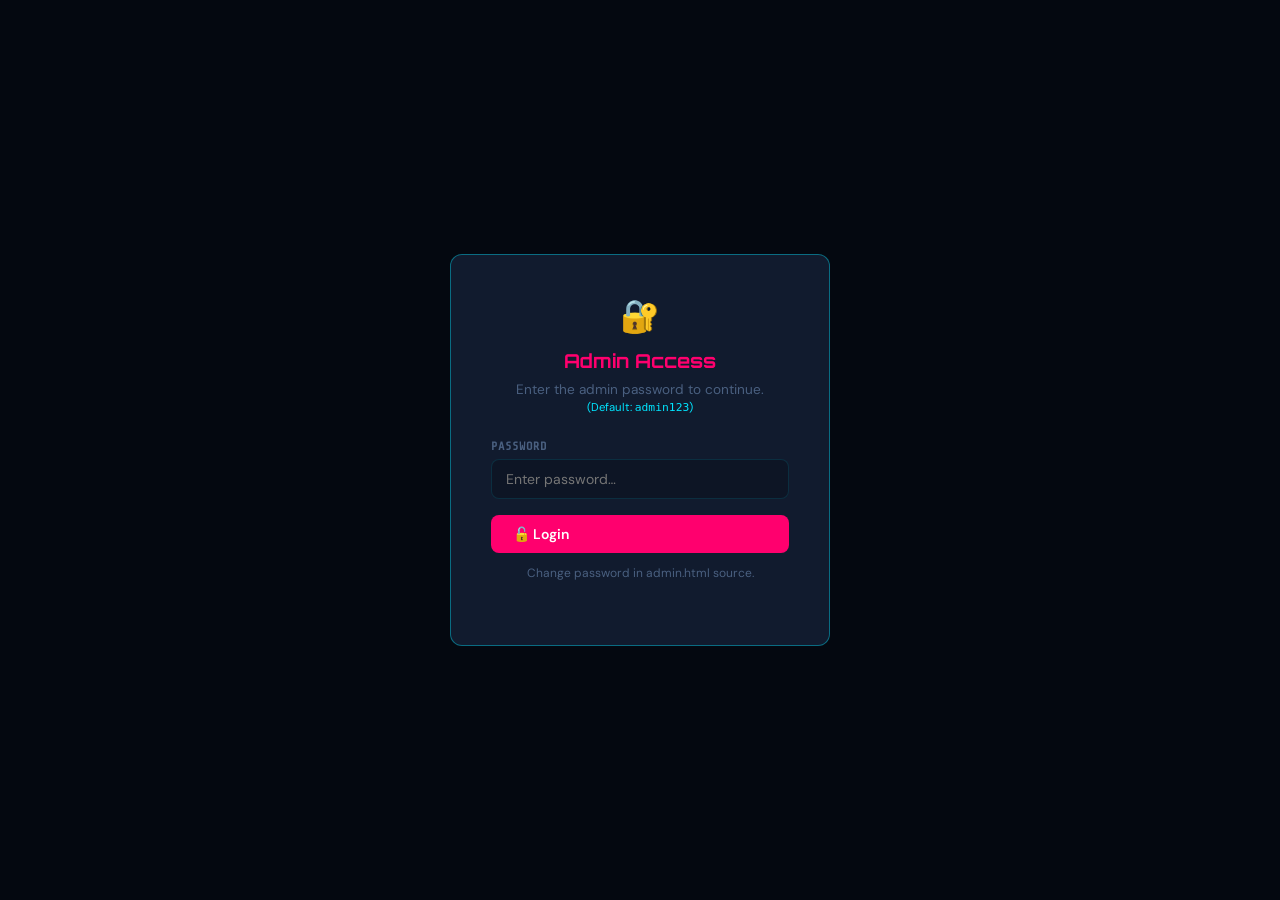
<file: gaming-website/admin.html>
<!DOCTYPE html>
<html lang="en">
<head>
  <meta charset="UTF-8">
  <meta name="viewport" content="width=device-width, initial-scale=1.0">
  <title>Admin Panel — Nexus Arcade</title>
  <meta name="robots" content="noindex,nofollow">
  <link rel="stylesheet" href="css/styles.css">
  <link rel="preconnect" href="https://fonts.googleapis.com">
  <style>
    .admin-page { min-height: 100vh; }
    .badge-pill {
      display: inline-block;
      padding: 2px 8px;
      border-radius: 10px;
      font-size: 0.68rem;
      font-weight: 600;
      font-family: 'Share Tech Mono', monospace;
    }
    .badge-yes { background: rgba(0,255,136,0.15); color: var(--green); border: 1px solid rgba(0,255,136,0.3); }
    .badge-no  { background: rgba(255,0,110,0.1);  color: var(--pink); border: 1px solid rgba(255,0,110,0.2); }
    .login-overlay {
      position: fixed; inset: 0;
      background: var(--bg-void);
      display: flex; align-items: center; justify-content: center;
      z-index: 9999;
    }
    .login-box {
      background: var(--bg-card2);
      border: 1px solid var(--border-hot);
      border-radius: var(--radius);
      padding: 40px;
      max-width: 380px;
      width: 90%;
      text-align: center;
    }
    .login-box h2 {
      font-family: 'Orbitron', sans-serif;
      color: var(--pink);
      font-size: 1.2rem;
      margin-bottom: 8px;
    }
    .login-box p { font-size: 0.85rem; color: var(--text-muted); margin-bottom: 24px; }
    #admin-page-body { display: none; }
  </style>
</head>
<body class="admin-page">

<!-- LOGIN GATE -->
<div class="login-overlay" id="login-overlay">
  <div class="login-box">
    <div style="font-size:2rem;margin-bottom:12px">🔐</div>
    <h2>Admin Access</h2>
    <p>Enter the admin password to continue.<br><small style="color:var(--cyan)">(Default: <code>admin123</code>)</small></p>
    <div class="form-group" style="margin-bottom:16px;text-align:left">
      <label>Password</label>
      <input type="password" class="form-control" id="admin-pw-input" placeholder="Enter password…">
    </div>
    <button class="btn btn-pink" style="width:100%" onclick="attemptLogin()">🔓 Login</button>
    <p style="margin-top:12px;font-size:0.75rem;color:var(--text-muted)">Change password in admin.html source.</p>
  </div>
</div>

<!-- ADMIN BODY -->
<div id="admin-page-body">
<nav class="navbar">
  <a href="index.html" class="nav-logo"><div class="logo-icon">🎮</div>NEXUS ARCADE</a>
  <ul class="nav-links">
    <li><a href="index.html">← Back to Site</a></li>
  </ul>
</nav>

<div class="admin-header">
  <h1>🛡️ Admin Panel</h1>
  <div style="display:flex;gap:10px;align-items:center">
    <span style="font-size:0.8rem;color:var(--text-muted);font-family:'Share Tech Mono',monospace">
      Logged in as <span style="color:var(--green)">admin</span>
    </span>
    <button class="btn btn-ghost btn-sm" onclick="logout()" style="border-color:rgba(255,0,110,0.3);color:var(--pink)">Logout</button>
  </div>
</div>

<div class="admin-grid">
  <!-- Sidebar -->
  <nav class="admin-sidebar">
    <div class="admin-sidebar-link active" onclick="showTab('games-list')">📋 All Games</div>
    <div class="admin-sidebar-link" onclick="showTab('add-game')">➕ Add Game</div>
    <div class="admin-sidebar-link" onclick="showTab('stats')">📊 Stats</div>
    <div class="admin-sidebar-link" onclick="showTab('export')">💾 Export / Import</div>
  </nav>

  <!-- Content -->
  <div class="admin-content">

    <!-- ALL GAMES TAB -->
    <div id="tab-games-list">
      <div style="display:flex;justify-content:space-between;align-items:center;margin-bottom:20px">
        <h2 style="font-family:'Orbitron',sans-serif;font-size:1rem;color:var(--text-bright)">
          All Games <span id="admin-game-count" style="color:var(--text-muted);font-size:0.75em"></span>
        </h2>
        <div style="display:flex;gap:8px">
          <input type="text" class="form-control" id="admin-search" placeholder="Search…" style="width:200px;padding:7px 12px"
                 oninput="filterAdminTable()">
          <button class="btn btn-primary btn-sm" onclick="showTab('add-game')">+ Add Game</button>
        </div>
      </div>
      <div style="overflow-x:auto">
        <table class="admin-table" id="admin-games-table">
          <thead>
            <tr>
              <th>ID</th>
              <th>Thumb</th>
              <th>Title</th>
              <th>Category</th>
              <th>Rating</th>
              <th>Plays</th>
              <th>Featured</th>
              <th>Trending</th>
              <th>Actions</th>
            </tr>
          </thead>
          <tbody id="admin-table-body"></tbody>
        </table>
      </div>
    </div>

    <!-- ADD GAME TAB -->
    <div id="tab-add-game" style="display:none">
      <h2 style="font-family:'Orbitron',sans-serif;font-size:1rem;color:var(--text-bright);margin-bottom:24px">
        ➕ Add / Edit Game
      </h2>
      <form class="admin-form" id="game-form" onsubmit="saveGame(event)">
        <div class="form-group">
          <label>Title *</label>
          <input type="text" class="form-control" id="f-title" required placeholder="Game title">
        </div>
        <div class="form-group">
          <label>Category *</label>
          <select class="form-control" id="f-category" required>
            <option value="">Select…</option>
            <option>Action</option><option>Shooter</option><option>Puzzle</option>
            <option>Sports</option><option>Racing</option><option>Platformer</option>
            <option>Multiplayer</option><option>Adventure</option><option>Strategy</option><option>Arcade</option>
          </select>
        </div>
        <div class="form-group full">
          <label>Game URL *</label>
          <input type="url" class="form-control" id="f-url" required placeholder="https://…">
        </div>
        <div class="form-group full">
          <label>Thumbnail URL</label>
          <input type="url" class="form-control" id="f-thumbnail" placeholder="https://… (leave blank for auto)">
        </div>
        <div class="form-group">
          <label>Rating (0–5)</label>
          <input type="number" class="form-control" id="f-rating" min="0" max="5" step="0.1" value="4.5">
        </div>
        <div class="form-group">
          <label>Plays (estimated)</label>
          <input type="number" class="form-control" id="f-plays" value="1000">
        </div>
        <div class="form-group full">
          <label>Description</label>
          <textarea class="form-control" id="f-description" rows="3" placeholder="Brief game description…"></textarea>
        </div>
        <div class="form-group full">
          <label>Controls</label>
          <textarea class="form-control" id="f-controls" rows="2" placeholder="How to play / controls…"></textarea>
        </div>
        <div class="form-group">
          <label>Tags (comma-separated)</label>
          <input type="text" class="form-control" id="f-tags" placeholder="action, shooting, 3d">
        </div>
        <div class="form-group">
          <label>Date Added</label>
          <input type="date" class="form-control" id="f-date">
        </div>
        <div class="form-group" style="flex-direction:row;align-items:center;gap:12px">
          <label style="text-transform:none;font-size:0.875rem;cursor:pointer">
            <input type="checkbox" id="f-featured" style="margin-right:6px">Featured
          </label>
          <label style="text-transform:none;font-size:0.875rem;cursor:pointer">
            <input type="checkbox" id="f-trending" style="margin-right:6px">Trending
          </label>
        </div>
        <input type="hidden" id="f-id">
        <div class="full" style="display:flex;gap:10px;margin-top:8px">
          <button type="submit" class="btn btn-primary">💾 Save Game</button>
          <button type="button" class="btn btn-ghost" onclick="resetForm()">✕ Clear</button>
        </div>
      </form>
    </div>

    <!-- STATS TAB -->
    <div id="tab-stats" style="display:none">
      <h2 style="font-family:'Orbitron',sans-serif;font-size:1rem;color:var(--text-bright);margin-bottom:24px">📊 Site Stats</h2>
      <div style="display:grid;grid-template-columns:repeat(auto-fill,minmax(180px,1fr));gap:16px;margin-bottom:32px" id="stats-cards"></div>
      <div class="game-info-card">
        <h4>Top 5 Most Played</h4>
        <div id="top-played-list" style="font-size:0.85rem;margin-top:8px"></div>
      </div>
    </div>

    <!-- EXPORT TAB -->
    <div id="tab-export" style="display:none">
      <h2 style="font-family:'Orbitron',sans-serif;font-size:1rem;color:var(--text-bright);margin-bottom:24px">💾 Export / Import</h2>
      <div style="display:flex;flex-direction:column;gap:16px;max-width:500px">
        <div class="game-info-card">
          <h4>Export Games JSON</h4>
          <p style="margin:8px 0;font-size:0.82rem">Download the current games database as a JSON file.</p>
          <button class="btn btn-primary btn-sm" onclick="exportGames()">⬇️ Download games.json</button>
        </div>
        <div class="game-info-card">
          <h4>Import Games JSON</h4>
          <p style="margin:8px 0;font-size:0.82rem">Upload a games.json file to replace the current database.</p>
          <input type="file" accept=".json" id="import-file" style="display:none" onchange="importGames(this)">
          <button class="btn btn-ghost btn-sm" onclick="document.getElementById('import-file').click()">⬆️ Upload JSON</button>
          <p style="font-size:0.72rem;color:var(--pink);margin-top:6px">⚠️ Warning: This will overwrite all custom game data.</p>
        </div>
        <div class="game-info-card">
          <h4>Clear Local Data</h4>
          <p style="margin:8px 0;font-size:0.82rem">Remove all favorites, recently played, and comment data.</p>
          <button class="btn btn-ghost btn-sm" style="border-color:rgba(255,0,110,0.3);color:var(--pink)" onclick="clearUserData()">🗑️ Clear All User Data</button>
        </div>
      </div>
    </div>

  </div><!-- /admin-content -->
</div><!-- /admin-grid -->
</div><!-- /admin-page-body -->

<script src="js/main.js"></script>
<script src="js/games.js"></script>
<script src="js/favorites.js"></script>
<script>
/* ── Auth ── */
const ADMIN_PW = 'admin123'; // Change this!
const AUTH_KEY = 'nexus_admin_auth';

function attemptLogin() {
  const pw = document.getElementById('admin-pw-input').value;
  if (pw === ADMIN_PW) {
    sessionStorage.setItem(AUTH_KEY, '1');
    document.getElementById('login-overlay').style.display = 'none';
    document.getElementById('admin-page-body').style.display = 'block';
    initAdmin();
  } else {
    window.NexusArcade?.showToast('Incorrect password', 'error');
    document.getElementById('admin-pw-input').value = '';
    document.getElementById('admin-pw-input').focus();
  }
}
function logout() {
  sessionStorage.removeItem(AUTH_KEY);
  location.reload();
}
document.getElementById('admin-pw-input')?.addEventListener('keydown', e => {
  if (e.key === 'Enter') attemptLogin();
});

// Auto-login if session exists
if (sessionStorage.getItem(AUTH_KEY)) {
  document.getElementById('login-overlay').style.display = 'none';
  document.getElementById('admin-page-body').style.display = 'block';
}

/* ── Custom games (stored in localStorage) ── */
const CUSTOM_GAMES_KEY = 'nexus_custom_games';
function getCustomGames() {
  try { return JSON.parse(localStorage.getItem(CUSTOM_GAMES_KEY) || '[]'); }
  catch { return []; }
}
function saveCustomGames(games) {
  localStorage.setItem(CUSTOM_GAMES_KEY, JSON.stringify(games));
}

/* ── Admin Init ── */
let adminGames = [];
function initAdmin() {
  document.addEventListener('gamesLoaded', (e) => {
    adminGames = [...e.detail, ...getCustomGames()];
    renderAdminTable(adminGames);
    renderStats(adminGames);
  });
  // Set default date
  document.getElementById('f-date').value = new Date().toISOString().split('T')[0];
}

/* ── Tab switching ── */
function showTab(name) {
  ['games-list','add-game','stats','export'].forEach(t => {
    document.getElementById(`tab-${t}`).style.display = t === name ? 'block' : 'none';
  });
  document.querySelectorAll('.admin-sidebar-link').forEach((el, i) => {
    el.classList.toggle('active', i === ['games-list','add-game','stats','export'].indexOf(name));
  });
  if (name === 'stats') renderStats(adminGames);
}

/* ── Render admin table ── */
function renderAdminTable(games) {
  const tbody = document.getElementById('admin-table-body');
  const countEl = document.getElementById('admin-game-count');
  if (countEl) countEl.textContent = `(${games.length})`;
  tbody.innerHTML = games.map(g => `
    <tr>
      <td class="font-mono" style="color:var(--text-muted)">#${g.id}</td>
      <td><img src="${g.thumbnail}" alt="${g.title}" onerror="this.src='https://picsum.photos/seed/${g.id}/60/34'"></td>
      <td style="color:var(--text-bright);font-weight:600">${window.NexusArcade.sanitize(g.title)}</td>
      <td><span class="game-meta-pill">${g.category}</span></td>
      <td style="color:var(--gold)">⭐ ${g.rating}</td>
      <td class="font-mono" style="font-size:0.75rem">${window.NexusArcade.formatPlays(g.plays)}</td>
      <td><span class="badge-pill ${g.featured ? 'badge-yes' : 'badge-no'}">${g.featured ? 'YES' : 'NO'}</span></td>
      <td><span class="badge-pill ${g.trending ? 'badge-yes' : 'badge-no'}">${g.trending ? 'YES' : 'NO'}</span></td>
      <td>
        <div style="display:flex;gap:6px">
          <button class="btn btn-ghost btn-sm" onclick="editGame(${g.id})">✏️</button>
          <button class="btn btn-sm" style="background:rgba(255,0,110,0.15);color:var(--pink);border:1px solid rgba(255,0,110,0.3)" onclick="deleteGame(${g.id})">🗑️</button>
        </div>
      </td>
    </tr>`).join('');
}

function filterAdminTable() {
  const q = document.getElementById('admin-search').value.toLowerCase();
  const filtered = adminGames.filter(g =>
    g.title.toLowerCase().includes(q) || g.category.toLowerCase().includes(q)
  );
  renderAdminTable(filtered);
}

/* ── Add/Edit game ── */
function saveGame(e) {
  e.preventDefault();
  const id = parseInt(document.getElementById('f-id').value || '0', 10);
  const newGame = {
    id: id || Date.now(),
    title:       document.getElementById('f-title').value.trim(),
    category:    document.getElementById('f-category').value,
    url:         document.getElementById('f-url').value.trim(),
    thumbnail:   document.getElementById('f-thumbnail').value.trim() ||
                 `https://picsum.photos/seed/${Date.now()}/400/225`,
    rating:      parseFloat(document.getElementById('f-rating').value),
    plays:       parseInt(document.getElementById('f-plays').value, 10),
    description: document.getElementById('f-description').value.trim(),
    controls:    document.getElementById('f-controls').value.trim(),
    tags:        document.getElementById('f-tags').value.split(',').map(t => t.trim()).filter(Boolean),
    dateAdded:   document.getElementById('f-date').value,
    featured:    document.getElementById('f-featured').checked,
    trending:    document.getElementById('f-trending').checked,
    slug:        document.getElementById('f-title').value.toLowerCase().replace(/[^a-z0-9]+/g,'-'),
  };

  let customs = getCustomGames();
  if (id) {
    const idx = customs.findIndex(g => g.id === id);
    if (idx >= 0) customs[idx] = newGame;
    else customs.push(newGame);
  } else {
    customs.push(newGame);
  }
  saveCustomGames(customs);
  adminGames = [...window.NexusArcade.getGames(), ...customs];
  renderAdminTable(adminGames);
  resetForm();
  showTab('games-list');
  window.NexusArcade.showToast('Game saved!', 'success');
}

function editGame(id) {
  const game = adminGames.find(g => g.id === id);
  if (!game) return;
  document.getElementById('f-id').value          = game.id;
  document.getElementById('f-title').value        = game.title;
  document.getElementById('f-category').value     = game.category;
  document.getElementById('f-url').value          = game.url;
  document.getElementById('f-thumbnail').value    = game.thumbnail;
  document.getElementById('f-rating').value       = game.rating;
  document.getElementById('f-plays').value        = game.plays;
  document.getElementById('f-description').value  = game.description || '';
  document.getElementById('f-controls').value     = game.controls || '';
  document.getElementById('f-tags').value         = (game.tags || []).join(', ');
  document.getElementById('f-date').value         = game.dateAdded || '';
  document.getElementById('f-featured').checked   = !!game.featured;
  document.getElementById('f-trending').checked   = !!game.trending;
  showTab('add-game');
}

function deleteGame(id) {
  if (!confirm('Delete this game? This removes it from the custom games list.')) return;
  const customs = getCustomGames().filter(g => g.id !== id);
  saveCustomGames(customs);
  adminGames = [...window.NexusArcade.getGames(), ...customs];
  renderAdminTable(adminGames);
  window.NexusArcade.showToast('Game deleted.', 'info');
}

function resetForm() {
  document.getElementById('game-form').reset();
  document.getElementById('f-id').value = '';
  document.getElementById('f-date').value = new Date().toISOString().split('T')[0];
}

/* ── Stats ── */
function renderStats(games) {
  const cats = {};
  games.forEach(g => { cats[g.category] = (cats[g.category] || 0) + 1; });
  const totalPlays = games.reduce((s, g) => s + g.plays, 0);
  const avgRating  = (games.reduce((s, g) => s + g.rating, 0) / games.length).toFixed(2);

  const statItems = [
    { label: 'Total Games',    value: games.length,    color: 'var(--cyan)' },
    { label: 'Total Plays',    value: window.NexusArcade.formatPlays(totalPlays), color: 'var(--green)' },
    { label: 'Avg Rating',     value: avgRating + '⭐',  color: 'var(--gold)' },
    { label: 'Categories',     value: Object.keys(cats).length, color: 'var(--pink)' },
    { label: 'Featured Games', value: games.filter(g => g.featured).length, color: 'var(--cyan)' },
    { label: 'Trending',       value: games.filter(g => g.trending).length, color: 'var(--orange)' },
  ];
  document.getElementById('stats-cards').innerHTML = statItems.map(s => `
    <div class="game-info-card">
      <div style="font-size:1.6rem;font-weight:700;color:${s.color};font-family:'Orbitron',sans-serif">${s.value}</div>
      <div style="font-size:0.72rem;color:var(--text-muted);text-transform:uppercase;letter-spacing:0.08em;margin-top:4px">${s.label}</div>
    </div>`).join('');

  const top5 = [...games].sort((a,b) => b.plays - a.plays).slice(0,5);
  document.getElementById('top-played-list').innerHTML = top5.map((g, i) => `
    <div style="display:flex;justify-content:space-between;padding:6px 0;border-bottom:1px solid var(--border)">
      <span>${['🥇','🥈','🥉','4.','5.'][i]} ${g.title}</span>
      <span class="font-mono text-cyan" style="font-size:0.75rem">${window.NexusArcade.formatPlays(g.plays)}</span>
    </div>`).join('');
}

/* ── Export/Import ── */
function exportGames() {
  const data = JSON.stringify(adminGames, null, 2);
  const blob = new Blob([data], { type: 'application/json' });
  const a = document.createElement('a');
  a.href = URL.createObjectURL(blob);
  a.download = 'games.json';
  a.click();
  URL.revokeObjectURL(a.href);
  window.NexusArcade.showToast('games.json downloaded!', 'success');
}

function importGames(input) {
  const file = input.files[0];
  if (!file) return;
  const reader = new FileReader();
  reader.onload = (e) => {
    try {
      const imported = JSON.parse(e.target.result);
      if (!Array.isArray(imported)) throw new Error('Not an array');
      saveCustomGames(imported);
      adminGames = imported;
      renderAdminTable(adminGames);
      window.NexusArcade.showToast(`Imported ${imported.length} games!`, 'success');
    } catch (err) {
      window.NexusArcade.showToast('Invalid JSON file', 'error');
    }
  };
  reader.readAsText(file);
}

function clearUserData() {
  if (!confirm('Clear ALL user data (favorites, recently played, comments, ratings)?')) return;
  Object.keys(localStorage).forEach(k => {
    if (k.startsWith('nexus_') && k !== CUSTOM_GAMES_KEY) localStorage.removeItem(k);
  });
  window.NexusArcade.showToast('All user data cleared.', 'info');
}
</script>
</body>
</html>
</file>
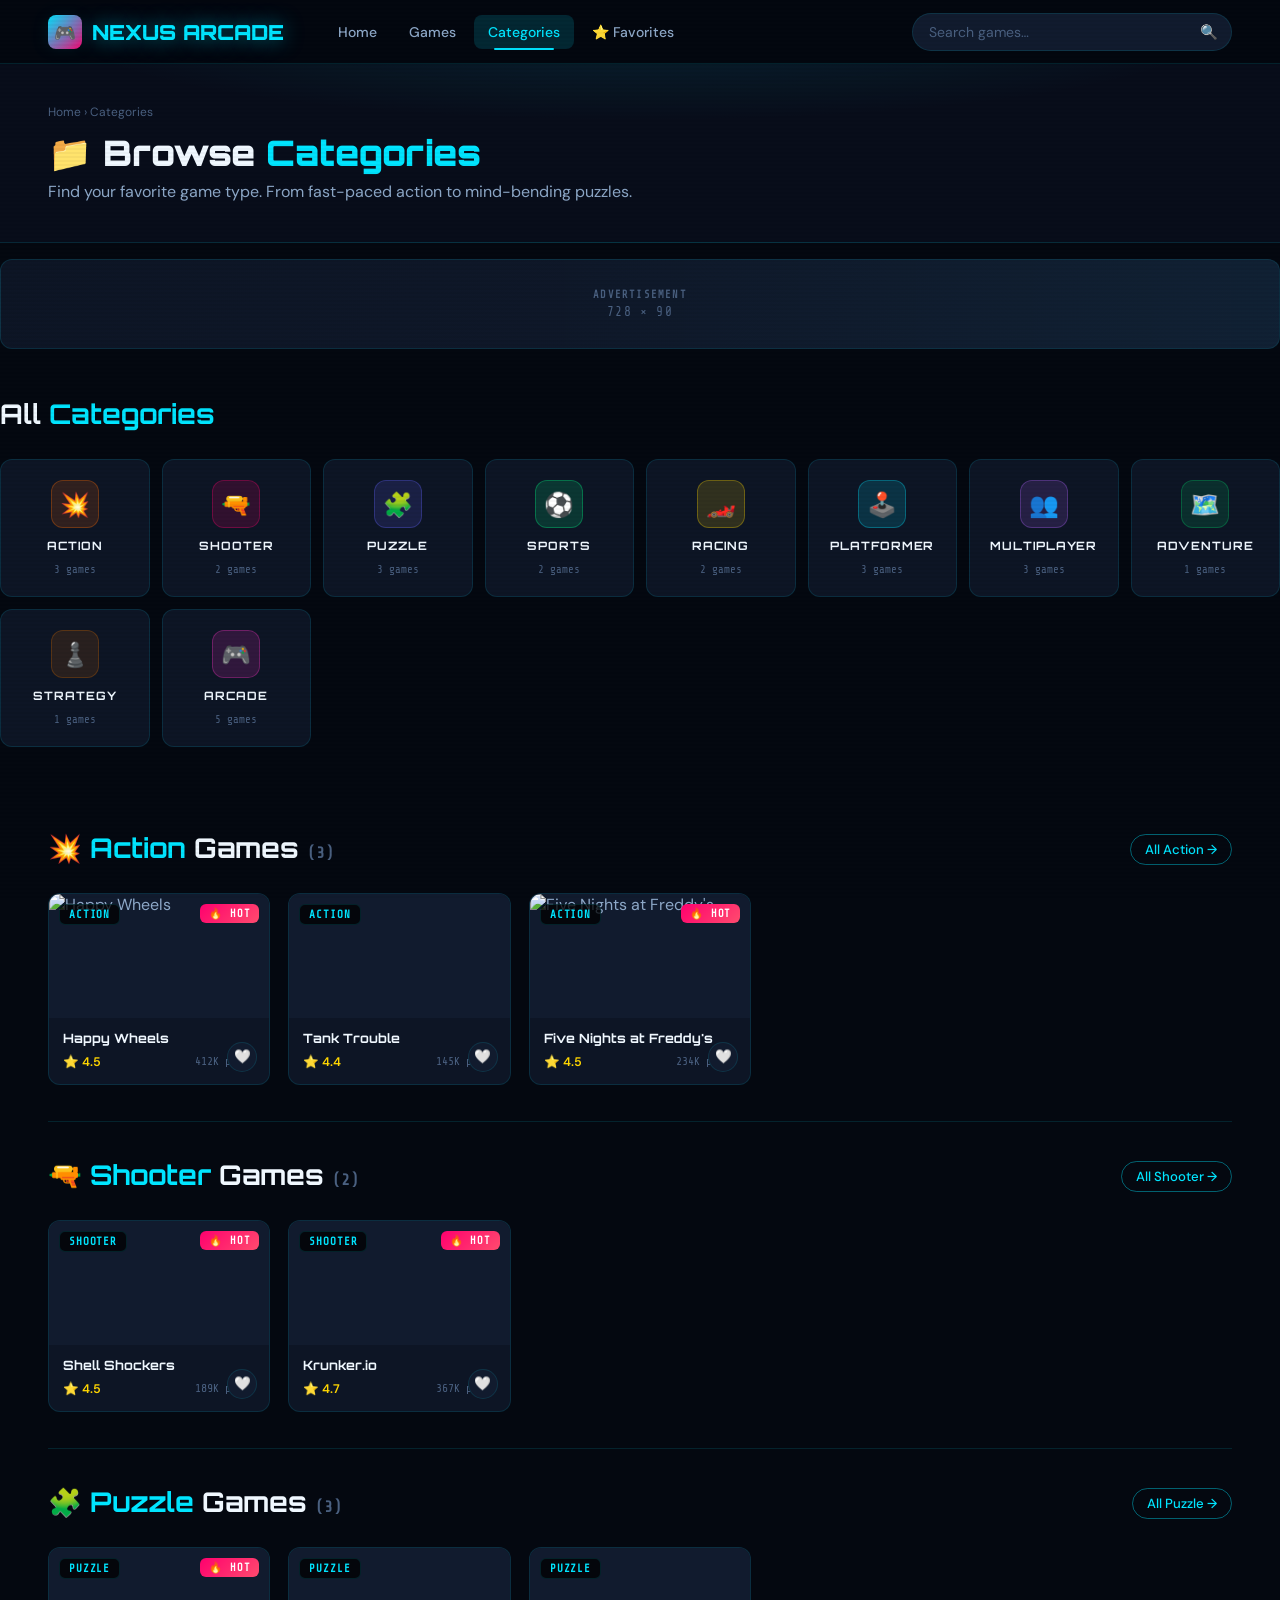
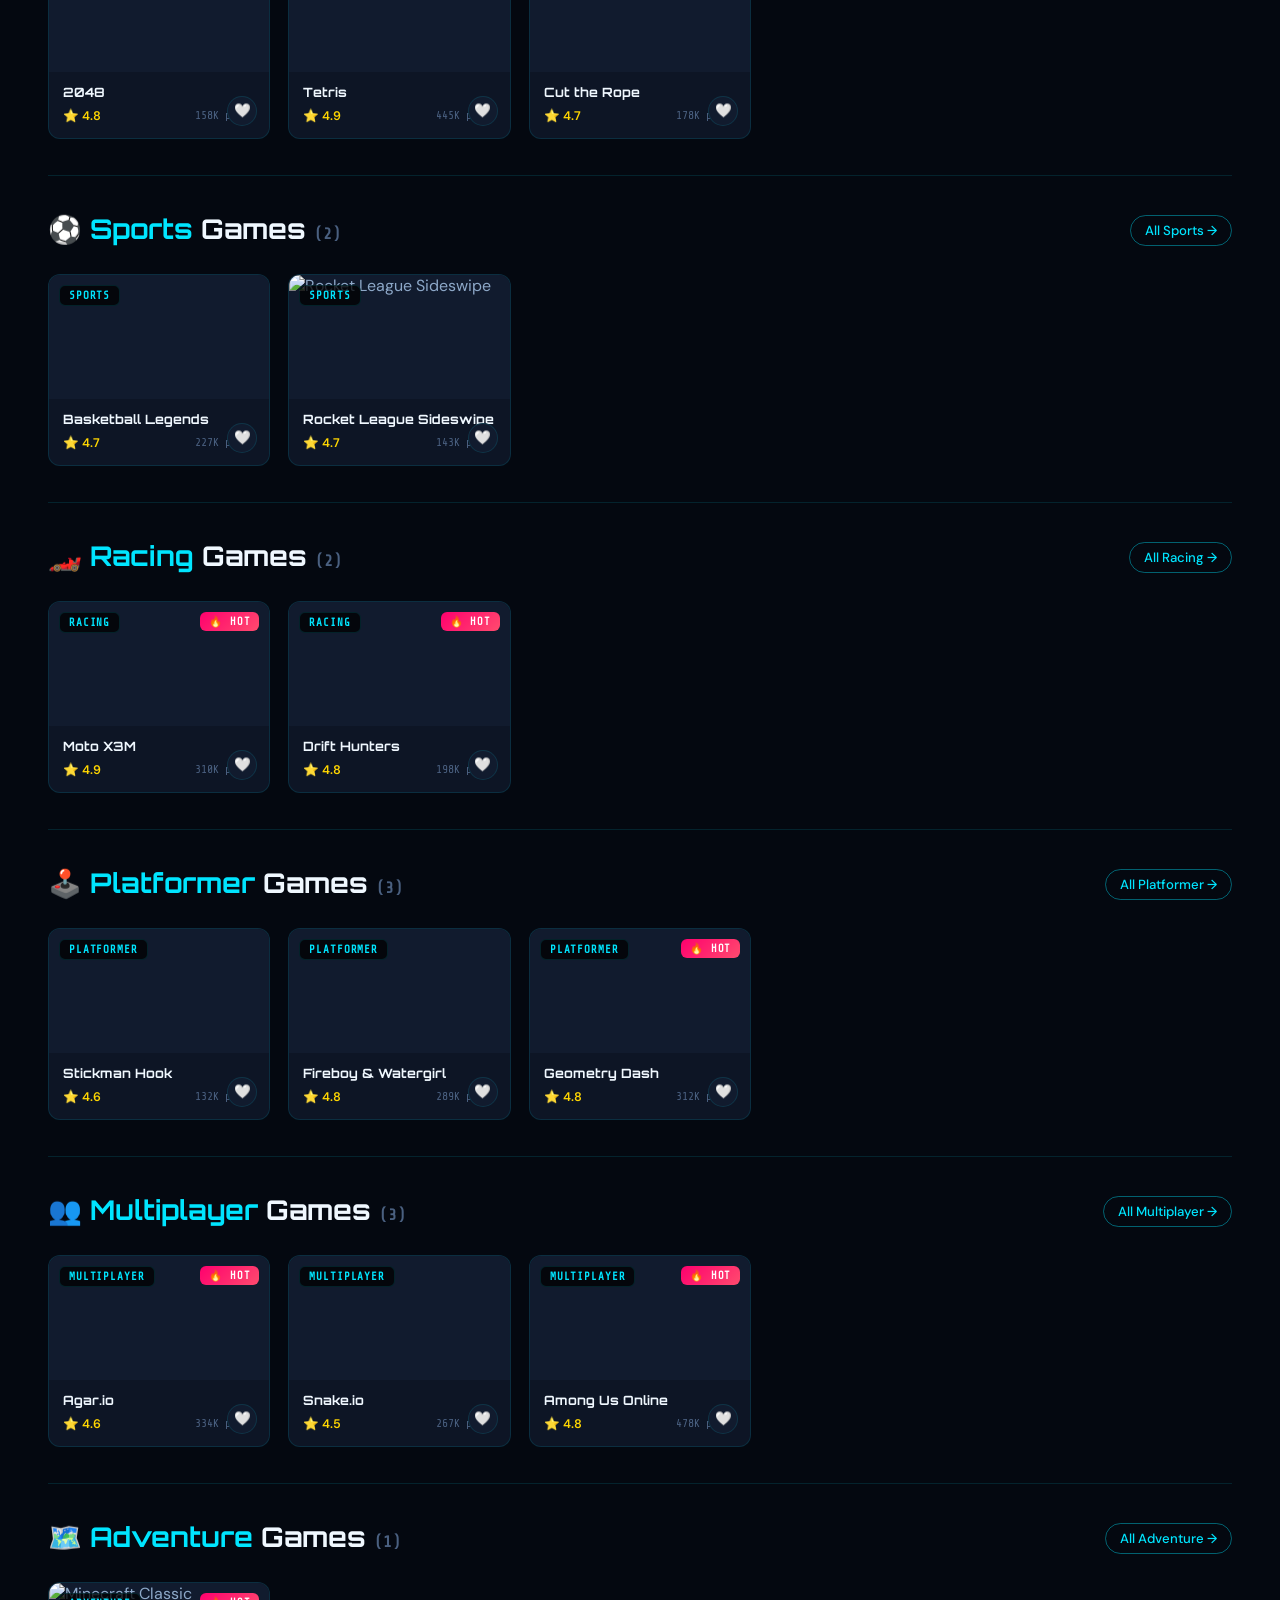
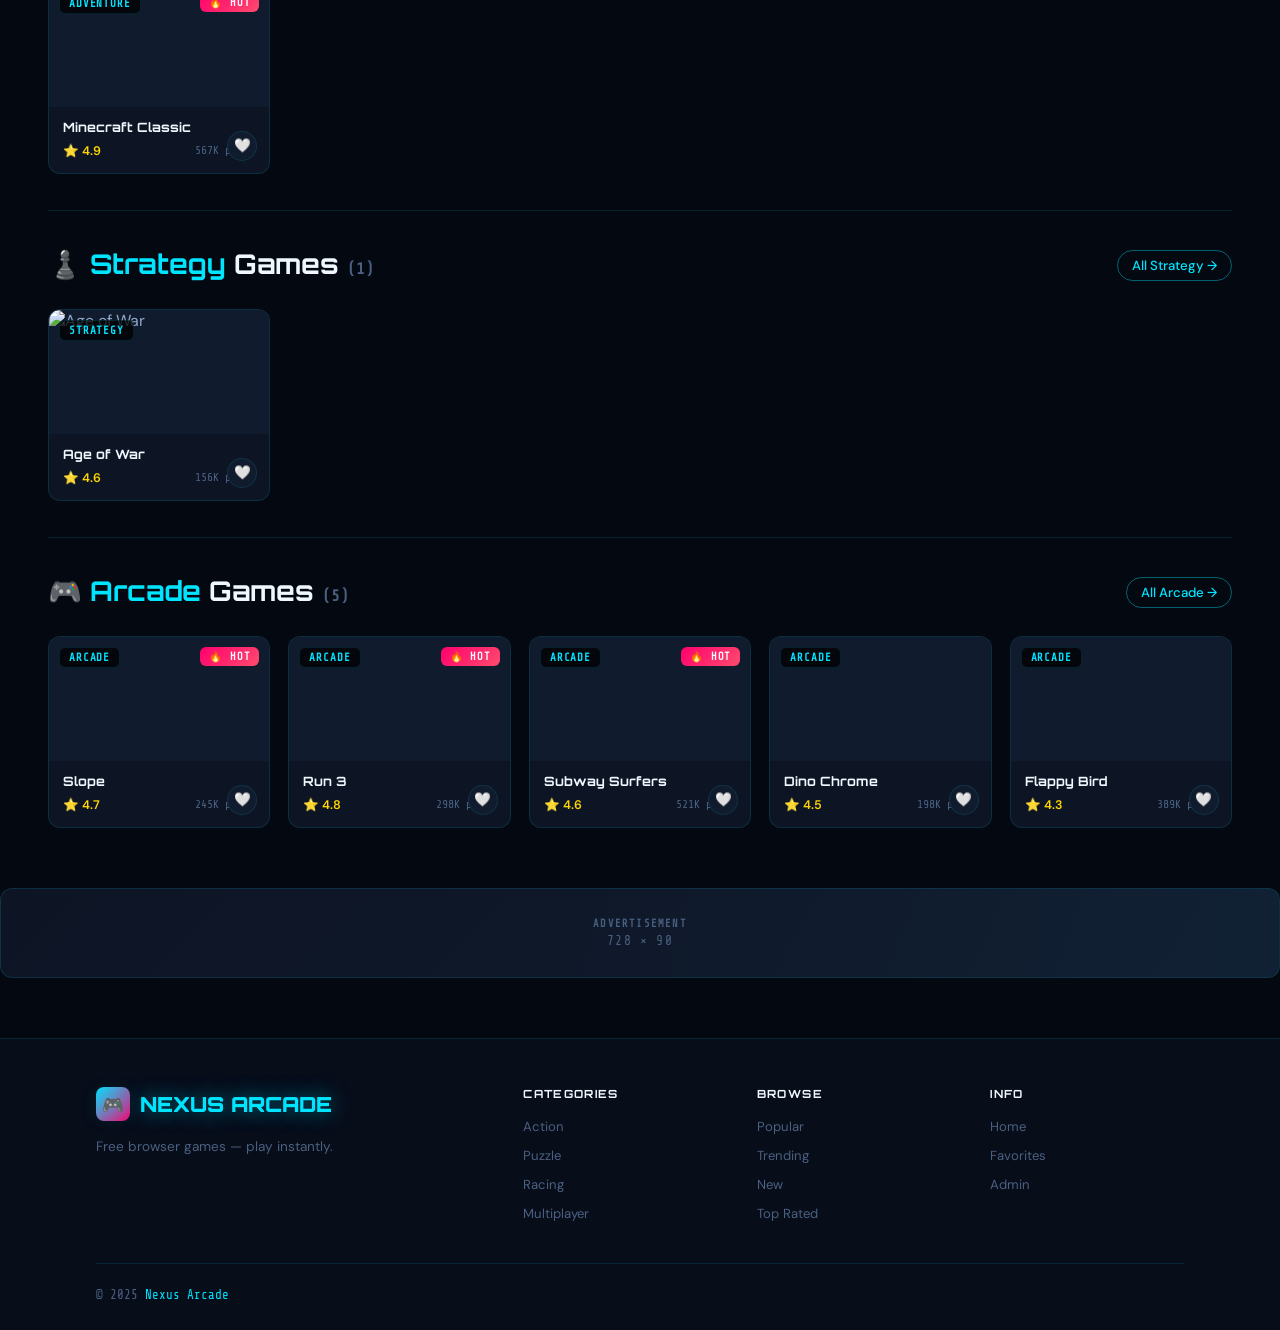
<file: gaming-website/categories.html>
<!DOCTYPE html>
<html lang="en">
<head>
  <meta charset="UTF-8">
  <meta name="viewport" content="width=device-width, initial-scale=1.0">
  <title>Game Categories — Nexus Arcade</title>
  <meta name="description" content="Browse free online games by category: Action, Puzzle, Racing, Sports, Shooter, and more.">
  <link rel="stylesheet" href="css/styles.css">
  <link rel="preconnect" href="https://fonts.googleapis.com">
</head>
<body>

<!-- NAV -->
<nav class="navbar">
  <a href="index.html" class="nav-logo"><div class="logo-icon">🎮</div>NEXUS ARCADE</a>
  <ul class="nav-links">
    <li><a href="index.html">Home</a></li>
    <li><a href="games.html">Games</a></li>
    <li><a href="categories.html">Categories</a></li>
    <li><a href="favorites.html">⭐ Favorites</a></li>
  </ul>
  <div class="nav-search">
    <input type="text" placeholder="Search games…" id="nav-search-input">
    <span class="search-icon">🔍</span>
    <div class="search-results-dropdown" id="search-dropdown"></div>
  </div>
  <button class="hamburger" aria-label="Open menu"><span></span><span></span><span></span></button>
</nav>
<div class="mobile-nav" id="mobile-nav">
  <a href="index.html">🏠 Home</a>
  <a href="games.html">🎮 Games</a>
  <a href="categories.html">📁 Categories</a>
  <a href="favorites.html">⭐ Favorites</a>
  <div class="mobile-search"><input type="text" placeholder="Search…" id="mobile-search-input"><span class="search-icon">🔍</span></div>
</div>

<!-- RECENTLY PLAYED -->
<div class="recently-played-bar" id="recently-played-bar" style="display:none">
  <div class="recently-played-inner"></div>
</div>

<!-- HERO -->
<div class="category-hero">
  <div style="font-size:0.75rem;color:var(--text-muted);margin-bottom:10px;">
    <a href="index.html" style="color:var(--text-muted)">Home</a> › Categories
  </div>
  <h1>📁 Browse <span>Categories</span></h1>
  <p>Find your favorite game type. From fast-paced action to mind-bending puzzles.</p>
</div>

<!-- AD TOP -->
<div class="ad-banner ad-banner-top container" style="margin-top:16px">
  <div class="ad-label"><strong>ADVERTISEMENT</strong><span>728 × 90</span></div>
</div>

<!-- ALL CATEGORIES GRID -->
<section class="section container">
  <div class="section-header">
    <h2>All <span>Categories</span></h2>
  </div>
  <div id="all-categories-grid" class="categories-grid"></div>
</section>

<!-- CATEGORY SECTIONS (one per category) -->
<div id="category-sections" class="container"></div>

<!-- AD BOTTOM -->
<div class="ad-banner ad-banner-btm container">
  <div class="ad-label"><strong>ADVERTISEMENT</strong><span>728 × 90</span></div>
</div>

<!-- FOOTER -->
<footer>
  <div class="container">
    <div class="footer-grid">
      <div class="footer-brand">
        <a href="index.html" class="nav-logo"><div class="logo-icon">🎮</div>NEXUS ARCADE</a>
        <p>Free browser games — play instantly.</p>
      </div>
      <div class="footer-col"><h4>Categories</h4><ul>
        <li><a href="#action">Action</a></li>
        <li><a href="#puzzle">Puzzle</a></li>
        <li><a href="#racing">Racing</a></li>
        <li><a href="#multiplayer">Multiplayer</a></li>
      </ul></div>
      <div class="footer-col"><h4>Browse</h4><ul>
        <li><a href="games.html?sort=popular">Popular</a></li>
        <li><a href="games.html?sort=trending">Trending</a></li>
        <li><a href="games.html?sort=newest">New</a></li>
        <li><a href="games.html?sort=rating">Top Rated</a></li>
      </ul></div>
      <div class="footer-col"><h4>Info</h4><ul>
        <li><a href="index.html">Home</a></li>
        <li><a href="favorites.html">Favorites</a></li>
        <li><a href="admin.html">Admin</a></li>
      </ul></div>
    </div>
    <div class="footer-bottom">
      <p>© 2025 <span class="accent">Nexus Arcade</span></p>
    </div>
  </div>
</footer>

<script src="js/main.js"></script>
<script src="js/games.js"></script>
<script src="js/favorites.js"></script>
<script>
document.addEventListener('gamesLoaded', (e) => {
  const games = e.detail;
  const G = window.NexusGames;

  // All categories overview
  G.renderCategoriesGrid(document.getElementById('all-categories-grid'), games);

  // Per-category sections
  const sectionsEl = document.getElementById('category-sections');
  const urlCat = new URLSearchParams(window.location.search).get('cat');

  // Either show one category (from URL) or all
  const catsToShow = urlCat
    ? G.CATEGORIES.filter(c => c.name === urlCat)
    : G.CATEGORIES;

  sectionsEl.innerHTML = catsToShow.map(cat => {
    const catGames = games.filter(g => g.category === cat.name);
    if (catGames.length === 0) return '';
    return `
      <div class="category-section" id="${cat.name.toLowerCase()}">
        <div class="section-header">
          <h2>${cat.icon} <span>${cat.name}</span> Games <small style="font-size:0.6em;color:var(--text-muted);font-family:'Share Tech Mono',monospace;">(${catGames.length})</small></h2>
          <a href="games.html?cat=${encodeURIComponent(cat.name)}" class="view-all">All ${cat.name} →</a>
        </div>
        <div class="games-grid" id="grid-${cat.name.toLowerCase()}"></div>
      </div>`;
  }).join('');

  // Render each grid
  catsToShow.forEach(cat => {
    const catGames = games.filter(g => g.category === cat.name).slice(0, 8);
    const grid = document.getElementById(`grid-${cat.name.toLowerCase()}`);
    if (grid && catGames.length > 0) G.renderGamesGrid(grid, catGames);
  });

  // If URL has a specific cat, scroll to it
  if (urlCat) {
    const anchor = document.getElementById(urlCat.toLowerCase());
    if (anchor) setTimeout(() => anchor.scrollIntoView({ behavior: 'smooth', block: 'start' }), 300);
  }
});
</script>
</body>
</html>
</file>
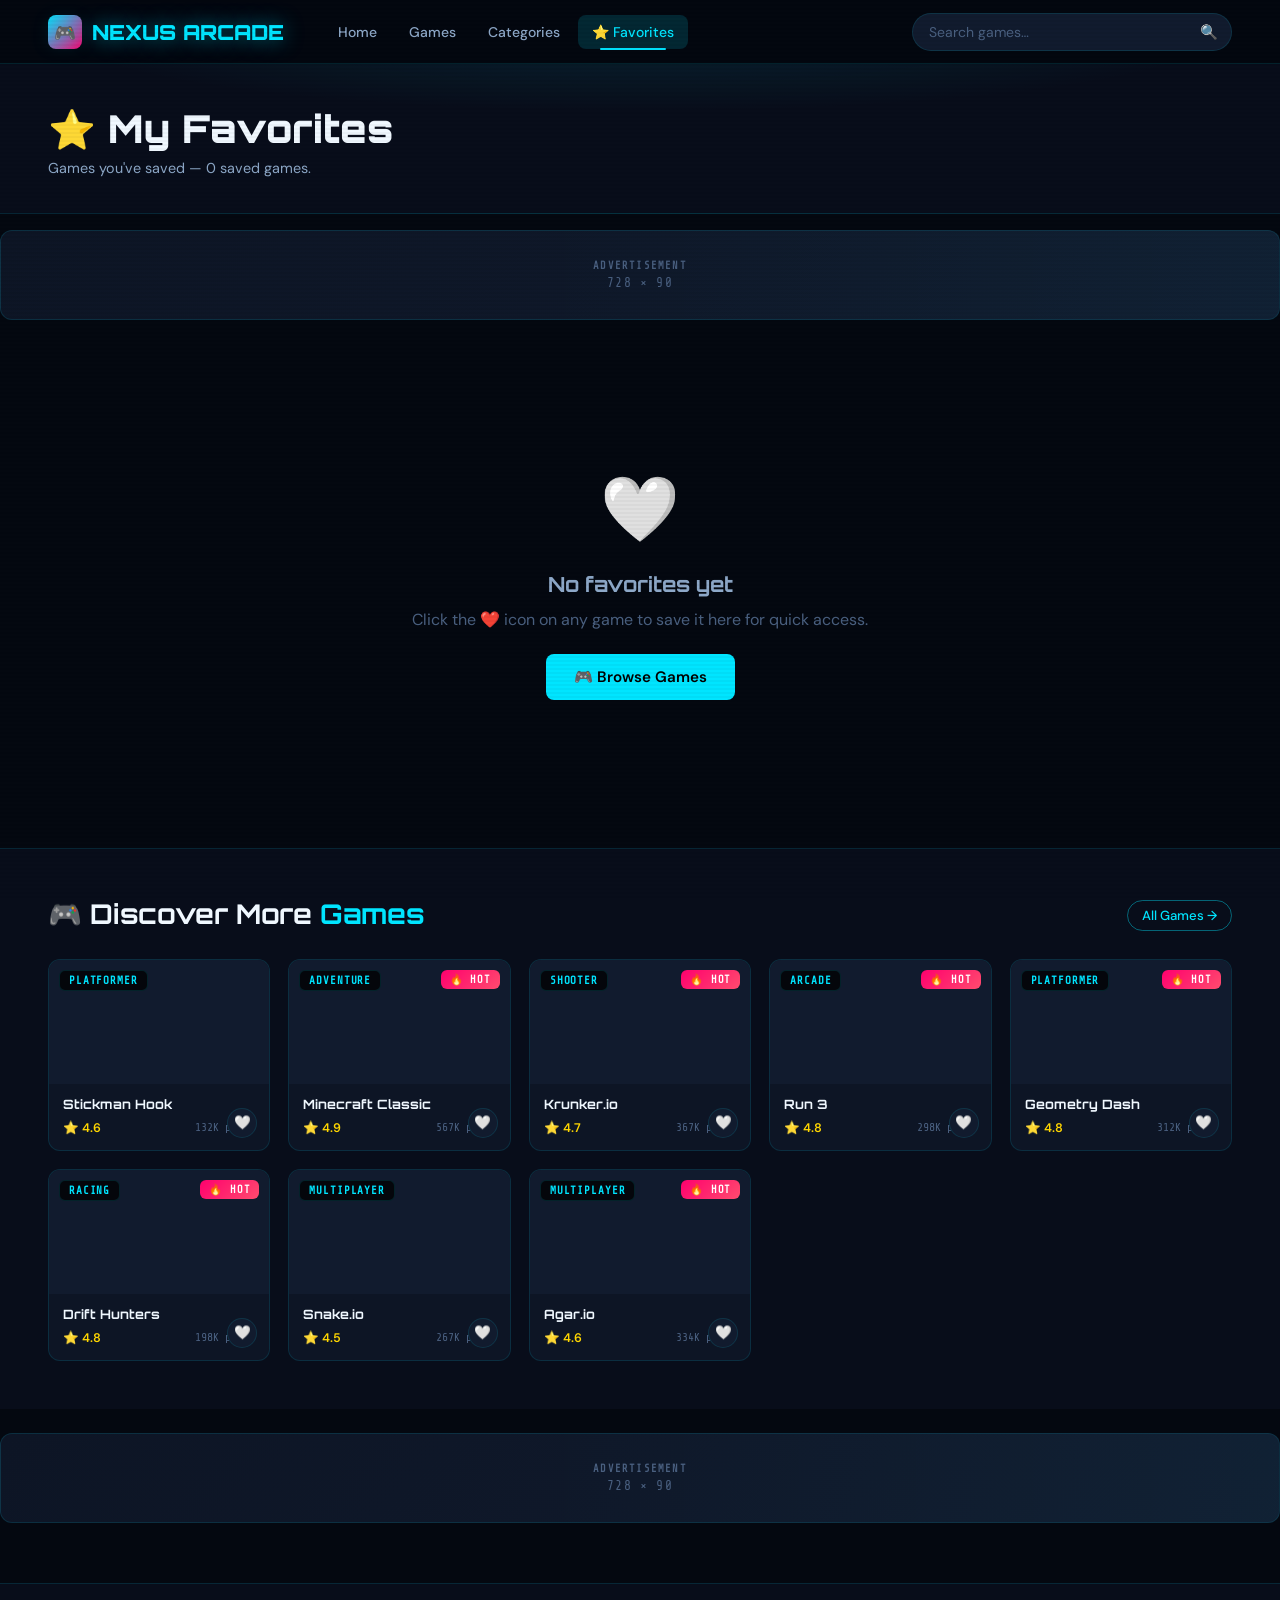
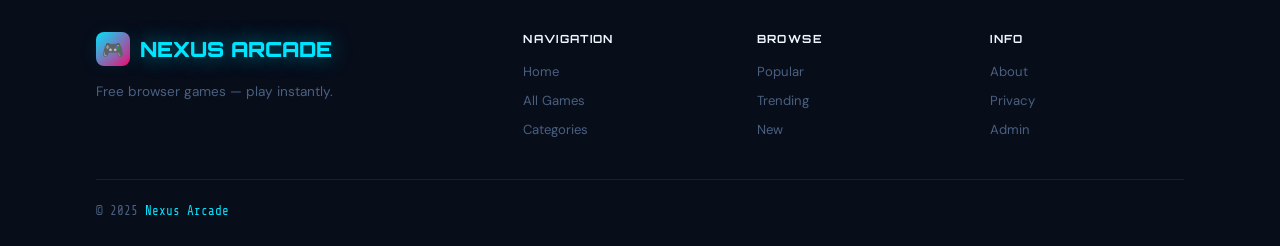
<file: gaming-website/favorites.html>
<!DOCTYPE html>
<html lang="en">
<head>
  <meta charset="UTF-8">
  <meta name="viewport" content="width=device-width, initial-scale=1.0">
  <title>My Favorites — Nexus Arcade</title>
  <meta name="description" content="Your saved favorite games on Nexus Arcade.">
  <link rel="stylesheet" href="css/styles.css">
  <link rel="preconnect" href="https://fonts.googleapis.com">
</head>
<body>

<!-- NAV -->
<nav class="navbar">
  <a href="index.html" class="nav-logo"><div class="logo-icon">🎮</div>NEXUS ARCADE</a>
  <ul class="nav-links">
    <li><a href="index.html">Home</a></li>
    <li><a href="games.html">Games</a></li>
    <li><a href="categories.html">Categories</a></li>
    <li><a href="favorites.html">⭐ Favorites</a></li>
  </ul>
  <div class="nav-search">
    <input type="text" placeholder="Search games…" id="nav-search-input">
    <span class="search-icon">🔍</span>
    <div class="search-results-dropdown" id="search-dropdown"></div>
  </div>
  <button class="hamburger" aria-label="Open menu"><span></span><span></span><span></span></button>
</nav>
<div class="mobile-nav" id="mobile-nav">
  <a href="index.html">🏠 Home</a>
  <a href="games.html">🎮 Games</a>
  <a href="categories.html">📁 Categories</a>
  <a href="favorites.html">⭐ Favorites</a>
  <div class="mobile-search"><input type="text" placeholder="Search…" id="mobile-search-input"><span class="search-icon">🔍</span></div>
</div>

<!-- RECENTLY PLAYED -->
<div class="recently-played-bar" id="recently-played-bar" style="display:none">
  <div class="recently-played-inner"></div>
</div>

<!-- PAGE HEADER -->
<div class="page-header">
  <h1>⭐ My Favorites</h1>
  <p>Games you've saved — <span id="fav-count">0</span> saved game<span id="fav-plural">s</span>.</p>
</div>

<!-- AD TOP -->
<div class="ad-banner ad-banner-top container" style="margin-top:16px">
  <div class="ad-label"><strong>ADVERTISEMENT</strong><span>728 × 90</span></div>
</div>

<!-- FAVORITES CONTENT -->
<main class="container section">
  <!-- Empty state -->
  <div class="favorites-empty" id="favorites-empty">
    <span class="icon">🤍</span>
    <h2>No favorites yet</h2>
    <p>Click the ❤️ icon on any game to save it here for quick access.</p>
    <a href="games.html" class="btn btn-primary btn-lg">🎮 Browse Games</a>
  </div>

  <!-- Favorites grid -->
  <div class="games-grid games-grid-lg" id="favorites-grid"></div>

  <!-- Clear button (shown when there are favs) -->
  <div id="clear-btn-wrap" class="hidden" style="text-align:center;margin-top:32px;">
    <button class="btn btn-ghost" onclick="clearAllFavs()" style="border-color:rgba(255,0,110,0.3);color:var(--pink)">
      🗑️ Clear All Favorites
    </button>
  </div>
</main>

<!-- DISCOVER MORE -->
<section class="section" style="background:var(--bg-deep);border-top:1px solid var(--border)">
  <div class="container">
    <div class="section-header">
      <h2>🎮 Discover More <span>Games</span></h2>
      <a href="games.html" class="view-all">All Games →</a>
    </div>
    <div id="discover-grid" class="games-grid"></div>
  </div>
</section>

<!-- AD BOTTOM -->
<div class="ad-banner ad-banner-btm container">
  <div class="ad-label"><strong>ADVERTISEMENT</strong><span>728 × 90</span></div>
</div>

<!-- FOOTER -->
<footer>
  <div class="container">
    <div class="footer-grid">
      <div class="footer-brand">
        <a href="index.html" class="nav-logo"><div class="logo-icon">🎮</div>NEXUS ARCADE</a>
        <p>Free browser games — play instantly.</p>
      </div>
      <div class="footer-col"><h4>Navigation</h4><ul>
        <li><a href="index.html">Home</a></li>
        <li><a href="games.html">All Games</a></li>
        <li><a href="categories.html">Categories</a></li>
      </ul></div>
      <div class="footer-col"><h4>Browse</h4><ul>
        <li><a href="games.html?sort=popular">Popular</a></li>
        <li><a href="games.html?sort=trending">Trending</a></li>
        <li><a href="games.html?sort=newest">New</a></li>
      </ul></div>
      <div class="footer-col"><h4>Info</h4><ul>
        <li><a href="#">About</a></li>
        <li><a href="#">Privacy</a></li>
        <li><a href="admin.html">Admin</a></li>
      </ul></div>
    </div>
    <div class="footer-bottom">
      <p>© 2025 <span class="accent">Nexus Arcade</span></p>
    </div>
  </div>
</footer>

<script src="js/main.js"></script>
<script src="js/games.js"></script>
<script src="js/favorites.js"></script>
<script>
document.addEventListener('gamesLoaded', (e) => {
  const games = e.detail;

  // Render discover section with random selection
  const discover = [...games].sort(() => Math.random() - 0.5).slice(0, 8);
  window.NexusGames.renderGamesGrid(document.getElementById('discover-grid'), discover);

  // Update favorites display
  refreshFavoritesDisplay(games);
});

function refreshFavoritesDisplay(games) {
  const favs = window.NexusFavorites.getFavorites();
  const countEl = document.getElementById('fav-count');
  const pluralEl = document.getElementById('fav-plural');
  const emptyEl = document.getElementById('favorites-empty');
  const gridEl = document.getElementById('favorites-grid');
  const clearWrap = document.getElementById('clear-btn-wrap');

  if (countEl) countEl.textContent = favs.length;
  if (pluralEl) pluralEl.textContent = favs.length === 1 ? '' : 's';

  if (favs.length === 0) {
    emptyEl?.classList.remove('hidden');
    gridEl.innerHTML = '';
    clearWrap?.classList.add('hidden');
    return;
  }

  emptyEl?.classList.add('hidden');
  clearWrap?.classList.remove('hidden');

  // Merge with full game data
  const fullFavs = favs.map(f => games.find(g => g.id === f.id) || f);
  window.NexusGames.renderGamesGrid(gridEl, fullFavs);
}

function clearAllFavs() {
  if (!confirm('Remove all favorites? This cannot be undone.')) return;
  localStorage.removeItem('nexus_favs');
  const games = window.NexusArcade.getGames();
  refreshFavoritesDisplay(games);
  window.NexusArcade.showToast('All favorites cleared.', 'info');
}

window.clearAllFavs = clearAllFavs;
</script>
</body>
</html>
</file>
<file: gaming-website/css/styles.css>
/* ============================================================
   NEXUS ARCADE — Global Styles
   Dark cyberpunk gaming aesthetic
   Fonts: Orbitron (headings) + DM Sans (body)
   ============================================================ */

@import url('https://fonts.googleapis.com/css2?family=Orbitron:wght@400;600;700;900&family=DM+Sans:wght@300;400;500;600&family=Share+Tech+Mono&display=swap');

/* ── CSS Variables ── */
:root {
  --bg-void:    #040810;
  --bg-deep:    #080d1a;
  --bg-card:    #0d1525;
  --bg-card2:   #111b2e;
  --bg-hover:   #162038;
  --border:     rgba(0, 229, 255, 0.12);
  --border-hot: rgba(0, 229, 255, 0.4);

  --cyan:       #00e5ff;
  --cyan-dim:   rgba(0, 229, 255, 0.15);
  --cyan-glow:  0 0 20px rgba(0, 229, 255, 0.5), 0 0 60px rgba(0, 229, 255, 0.2);
  --pink:       #ff006e;
  --pink-dim:   rgba(255, 0, 110, 0.15);
  --pink-glow:  0 0 20px rgba(255, 0, 110, 0.5);
  --green:      #00ff88;
  --orange:     #ff6b00;
  --gold:       #ffd600;

  --text-bright: #f0f8ff;
  --text-body:   #8da8c8;
  --text-muted:  #4a6080;

  --nav-h: 64px;
  --radius: 12px;
  --radius-sm: 8px;
  --transition: all 0.25s cubic-bezier(0.4, 0, 0.2, 1);
}

/* ── Reset ── */
*, *::before, *::after { box-sizing: border-box; margin: 0; padding: 0; }
html { scroll-behavior: smooth; }
body {
  font-family: 'DM Sans', sans-serif;
  background: var(--bg-void);
  color: var(--text-body);
  min-height: 100vh;
  overflow-x: hidden;
}

/* Subtle scan-line texture overlay */
body::before {
  content: '';
  position: fixed;
  inset: 0;
  background: repeating-linear-gradient(
    0deg,
    transparent,
    transparent 2px,
    rgba(0, 0, 0, 0.03) 2px,
    rgba(0, 0, 0, 0.03) 4px
  );
  pointer-events: none;
  z-index: 9999;
}

a { color: inherit; text-decoration: none; }
img { max-width: 100%; display: block; }
ul { list-style: none; }
button { cursor: pointer; border: none; background: none; font-family: inherit; }
input { font-family: inherit; }

/* ── Scrollbar ── */
::-webkit-scrollbar { width: 6px; }
::-webkit-scrollbar-track { background: var(--bg-deep); }
::-webkit-scrollbar-thumb { background: var(--cyan); border-radius: 3px; }

/* ============================================================
   NAVIGATION
   ============================================================ */
.navbar {
  position: sticky;
  top: 0;
  z-index: 1000;
  height: var(--nav-h);
  background: rgba(4, 8, 16, 0.85);
  backdrop-filter: blur(20px);
  border-bottom: 1px solid var(--border);
  display: flex;
  align-items: center;
  padding: 0 clamp(16px, 4vw, 48px);
  gap: 24px;
}

.nav-logo {
  display: flex;
  align-items: center;
  gap: 10px;
  font-family: 'Orbitron', sans-serif;
  font-size: 1.3rem;
  font-weight: 900;
  color: var(--cyan);
  text-shadow: var(--cyan-glow);
  white-space: nowrap;
  flex-shrink: 0;
}
.nav-logo .logo-icon {
  width: 34px;
  height: 34px;
  background: linear-gradient(135deg, var(--cyan), var(--pink));
  border-radius: 8px;
  display: flex;
  align-items: center;
  justify-content: center;
  font-size: 1.1rem;
}

.nav-links {
  display: flex;
  align-items: center;
  gap: 4px;
  margin-left: 16px;
}
.nav-links a {
  padding: 8px 14px;
  border-radius: var(--radius-sm);
  font-size: 0.875rem;
  font-weight: 500;
  color: var(--text-body);
  transition: var(--transition);
  position: relative;
}
.nav-links a:hover,
.nav-links a.active {
  color: var(--cyan);
  background: var(--cyan-dim);
}
.nav-links a.active::after {
  content: '';
  position: absolute;
  bottom: -1px;
  left: 50%;
  transform: translateX(-50%);
  width: 60%;
  height: 2px;
  background: var(--cyan);
  border-radius: 2px;
}

.nav-search {
  flex: 1;
  max-width: 320px;
  margin-left: auto;
  position: relative;
}
.nav-search input {
  width: 100%;
  height: 38px;
  background: var(--bg-card2);
  border: 1px solid var(--border);
  border-radius: 20px;
  padding: 0 40px 0 16px;
  color: var(--text-bright);
  font-size: 0.875rem;
  transition: var(--transition);
  outline: none;
}
.nav-search input::placeholder { color: var(--text-muted); }
.nav-search input:focus {
  border-color: var(--cyan);
  box-shadow: 0 0 0 3px var(--cyan-dim);
}
.nav-search .search-icon {
  position: absolute;
  right: 14px;
  top: 50%;
  transform: translateY(-50%);
  color: var(--text-muted);
  font-size: 0.9rem;
  pointer-events: none;
}

/* Search dropdown */
.search-results-dropdown {
  position: absolute;
  top: calc(100% + 8px);
  left: 0;
  right: 0;
  background: var(--bg-card2);
  border: 1px solid var(--border-hot);
  border-radius: var(--radius);
  overflow: hidden;
  z-index: 2000;
  display: none;
  box-shadow: 0 20px 60px rgba(0,0,0,0.8);
}
.search-results-dropdown.open { display: block; }
.search-result-item {
  display: flex;
  align-items: center;
  gap: 12px;
  padding: 10px 14px;
  cursor: pointer;
  transition: var(--transition);
}
.search-result-item:hover { background: var(--bg-hover); }
.search-result-item img {
  width: 48px;
  height: 28px;
  object-fit: cover;
  border-radius: 4px;
}
.search-result-info { flex: 1; min-width: 0; }
.search-result-info .title {
  font-size: 0.8rem;
  font-weight: 600;
  color: var(--text-bright);
  white-space: nowrap;
  overflow: hidden;
  text-overflow: ellipsis;
}
.search-result-info .cat {
  font-size: 0.7rem;
  color: var(--cyan);
}
.search-no-results {
  padding: 16px;
  text-align: center;
  font-size: 0.85rem;
  color: var(--text-muted);
}

/* Hamburger */
.hamburger {
  display: none;
  flex-direction: column;
  gap: 5px;
  padding: 8px;
  margin-left: auto;
}
.hamburger span {
  display: block;
  width: 22px;
  height: 2px;
  background: var(--text-bright);
  border-radius: 2px;
  transition: var(--transition);
}

/* Mobile nav */
.mobile-nav {
  display: none;
  flex-direction: column;
  background: var(--bg-deep);
  border-bottom: 1px solid var(--border);
  padding: 12px 24px 20px;
  gap: 4px;
}
.mobile-nav.open { display: flex; }
.mobile-nav a {
  padding: 12px 16px;
  border-radius: var(--radius-sm);
  font-weight: 500;
  color: var(--text-body);
  transition: var(--transition);
}
.mobile-nav a:hover { color: var(--cyan); background: var(--cyan-dim); }
.mobile-nav .mobile-search {
  margin-top: 8px;
  position: relative;
}
.mobile-nav .mobile-search input {
  width: 100%;
  padding: 10px 40px 10px 16px;
  background: var(--bg-card2);
  border: 1px solid var(--border);
  border-radius: 20px;
  color: var(--text-bright);
  font-size: 0.875rem;
  outline: none;
}
.mobile-nav .mobile-search input:focus { border-color: var(--cyan); }
.mobile-nav .mobile-search .search-icon {
  position: absolute;
  right: 14px;
  top: 50%;
  transform: translateY(-50%);
  color: var(--text-muted);
}

/* ============================================================
   LAYOUT HELPERS
   ============================================================ */
.container {
  max-width: 1440px;
  margin: 0 auto;
  padding: 0 clamp(16px, 4vw, 48px);
}
.section { padding: 48px 0; }
.section-sm { padding: 32px 0; }

.section-header {
  display: flex;
  align-items: flex-end;
  justify-content: space-between;
  margin-bottom: 28px;
  gap: 16px;
}
.section-header h2 {
  font-family: 'Orbitron', sans-serif;
  font-size: clamp(1.2rem, 2.5vw, 1.7rem);
  font-weight: 700;
  color: var(--text-bright);
}
.section-header h2 span { color: var(--cyan); }
.section-header .view-all {
  font-size: 0.825rem;
  font-weight: 500;
  color: var(--cyan);
  border: 1px solid var(--border-hot);
  padding: 6px 14px;
  border-radius: 20px;
  transition: var(--transition);
  white-space: nowrap;
  flex-shrink: 0;
}
.section-header .view-all:hover {
  background: var(--cyan-dim);
  box-shadow: var(--cyan-glow);
}

/* ============================================================
   AD BANNERS
   ============================================================ */
.ad-banner {
  background: linear-gradient(135deg, var(--bg-card), var(--bg-card2));
  border: 1px solid var(--border);
  border-radius: var(--radius);
  display: flex;
  align-items: center;
  justify-content: center;
  color: var(--text-muted);
  font-size: 0.75rem;
  letter-spacing: 0.1em;
  text-transform: uppercase;
  font-family: 'Share Tech Mono', monospace;
  overflow: hidden;
  position: relative;
}
.ad-banner::before {
  content: '';
  position: absolute;
  inset: 0;
  background: linear-gradient(90deg, transparent 40%, rgba(0,229,255,0.03) 100%);
}
.ad-banner-top { height: 90px; margin-bottom: 0; }
.ad-banner-mid { height: 100px; margin: 24px 0; }
.ad-banner-btm { height: 90px; margin-top: 24px; }
.ad-label {
  display: flex;
  flex-direction: column;
  align-items: center;
  gap: 4px;
  z-index: 1;
}
.ad-label strong { font-size: 0.65rem; }
.ad-label span { font-size: 0.8rem; color: var(--text-muted); }

.ad-sidebar {
  background: var(--bg-card);
  border: 1px solid var(--border);
  border-radius: var(--radius);
  width: 160px;
  height: 600px;
  display: flex;
  align-items: center;
  justify-content: center;
  color: var(--text-muted);
  font-size: 0.7rem;
  font-family: 'Share Tech Mono', monospace;
  text-transform: uppercase;
  letter-spacing: 0.08em;
  flex-shrink: 0;
  writing-mode: initial;
}

/* Interstitial Ad */
.interstitial-overlay {
  position: fixed;
  inset: 0;
  background: rgba(0,0,0,0.9);
  z-index: 5000;
  display: none;
  align-items: center;
  justify-content: center;
}
.interstitial-overlay.active { display: flex; }
.interstitial-box {
  background: var(--bg-card2);
  border: 1px solid var(--border-hot);
  border-radius: var(--radius);
  padding: 24px;
  max-width: 640px;
  width: 90%;
  position: relative;
  text-align: center;
}
.interstitial-box h3 {
  font-family: 'Orbitron', sans-serif;
  color: var(--cyan);
  margin-bottom: 8px;
}
.interstitial-ad-space {
  background: var(--bg-card);
  border: 1px solid var(--border);
  border-radius: var(--radius-sm);
  height: 250px;
  display: flex;
  align-items: center;
  justify-content: center;
  color: var(--text-muted);
  font-family: 'Share Tech Mono', monospace;
  font-size: 0.75rem;
  text-transform: uppercase;
  letter-spacing: 0.1em;
  margin: 16px 0;
}
.interstitial-skip-btn {
  background: var(--cyan);
  color: #000;
  border: none;
  padding: 10px 24px;
  border-radius: 20px;
  font-weight: 700;
  font-size: 0.875rem;
  cursor: pointer;
  transition: var(--transition);
}
.interstitial-skip-btn:hover { transform: scale(1.05); }
.interstitial-skip-btn:disabled {
  background: var(--text-muted);
  cursor: not-allowed;
  transform: none;
}
.skip-timer { color: var(--text-muted); font-size: 0.8rem; margin-top: 8px; }

/* ============================================================
   HERO SECTION
   ============================================================ */
.hero {
  position: relative;
  min-height: 520px;
  display: flex;
  align-items: center;
  overflow: hidden;
  background:
    radial-gradient(ellipse 80% 60% at 50% -10%, rgba(0, 229, 255, 0.12) 0%, transparent 65%),
    radial-gradient(ellipse 50% 40% at 80% 100%, rgba(255, 0, 110, 0.08) 0%, transparent 60%),
    var(--bg-deep);
  border-bottom: 1px solid var(--border);
}

/* Grid pattern in hero */
.hero::before {
  content: '';
  position: absolute;
  inset: 0;
  background-image:
    linear-gradient(rgba(0, 229, 255, 0.04) 1px, transparent 1px),
    linear-gradient(90deg, rgba(0, 229, 255, 0.04) 1px, transparent 1px);
  background-size: 60px 60px;
}

.hero-content {
  position: relative;
  z-index: 1;
  max-width: 600px;
  padding: 80px clamp(16px, 4vw, 48px);
}
.hero-eyebrow {
  display: inline-flex;
  align-items: center;
  gap: 8px;
  background: var(--cyan-dim);
  border: 1px solid rgba(0,229,255,0.3);
  border-radius: 20px;
  padding: 6px 14px;
  font-size: 0.75rem;
  font-weight: 600;
  color: var(--cyan);
  text-transform: uppercase;
  letter-spacing: 0.12em;
  margin-bottom: 20px;
  font-family: 'Share Tech Mono', monospace;
}
.hero-eyebrow::before {
  content: '';
  width: 6px;
  height: 6px;
  background: var(--cyan);
  border-radius: 50%;
  animation: pulse-dot 1.5s infinite;
}
@keyframes pulse-dot {
  0%, 100% { opacity: 1; }
  50% { opacity: 0.3; }
}

.hero h1 {
  font-family: 'Orbitron', sans-serif;
  font-size: clamp(2.2rem, 5vw, 4rem);
  font-weight: 900;
  line-height: 1.05;
  color: var(--text-bright);
  margin-bottom: 20px;
}
.hero h1 .accent { color: var(--cyan); text-shadow: var(--cyan-glow); }
.hero p {
  font-size: 1.05rem;
  line-height: 1.7;
  color: var(--text-body);
  max-width: 480px;
  margin-bottom: 32px;
}
.hero-actions { display: flex; gap: 14px; flex-wrap: wrap; }

.hero-stats {
  display: flex;
  gap: 32px;
  margin-top: 40px;
  flex-wrap: wrap;
}
.hero-stat { }
.hero-stat .num {
  font-family: 'Orbitron', sans-serif;
  font-size: 1.6rem;
  font-weight: 700;
  color: var(--cyan);
  display: block;
}
.hero-stat .lbl {
  font-size: 0.75rem;
  color: var(--text-muted);
  text-transform: uppercase;
  letter-spacing: 0.1em;
}

/* Hero floating cards */
.hero-visual {
  position: absolute;
  right: 0;
  top: 0;
  bottom: 0;
  width: 50%;
  pointer-events: none;
  overflow: hidden;
  display: flex;
  align-items: center;
  justify-content: center;
}
.hero-float-cards {
  display: grid;
  grid-template-columns: 1fr 1fr;
  gap: 14px;
  padding: 24px;
  transform: rotate(-8deg) translateY(30px);
}
.hero-float-card {
  background: var(--bg-card);
  border: 1px solid var(--border);
  border-radius: var(--radius-sm);
  overflow: hidden;
  width: 130px;
  opacity: 0.85;
}
.hero-float-card:nth-child(even) { transform: translateY(20px); }
.hero-float-card img {
  width: 100%;
  height: 78px;
  object-fit: cover;
}
.hero-float-card .fc-title {
  padding: 6px 8px;
  font-size: 0.68rem;
  font-weight: 600;
  color: var(--text-bright);
  white-space: nowrap;
  overflow: hidden;
  text-overflow: ellipsis;
}

/* ============================================================
   BUTTONS
   ============================================================ */
.btn {
  display: inline-flex;
  align-items: center;
  gap: 8px;
  padding: 10px 22px;
  border-radius: 8px;
  font-weight: 600;
  font-size: 0.875rem;
  transition: var(--transition);
  cursor: pointer;
  border: none;
  font-family: inherit;
}
.btn-primary {
  background: var(--cyan);
  color: #000;
}
.btn-primary:hover {
  box-shadow: var(--cyan-glow);
  transform: translateY(-2px);
}
.btn-ghost {
  background: transparent;
  color: var(--cyan);
  border: 1px solid var(--border-hot);
}
.btn-ghost:hover {
  background: var(--cyan-dim);
  transform: translateY(-2px);
}
.btn-pink {
  background: var(--pink);
  color: #fff;
}
.btn-pink:hover {
  box-shadow: var(--pink-glow);
  transform: translateY(-2px);
}
.btn-lg { padding: 13px 28px; font-size: 0.95rem; }
.btn-sm { padding: 7px 14px; font-size: 0.8rem; }

/* ============================================================
   GAME CARDS
   ============================================================ */
.games-grid {
  display: grid;
  grid-template-columns: repeat(auto-fill, minmax(220px, 1fr));
  gap: 18px;
}
.games-grid-lg {
  grid-template-columns: repeat(auto-fill, minmax(260px, 1fr));
}

.game-card {
  background: var(--bg-card);
  border: 1px solid var(--border);
  border-radius: var(--radius);
  overflow: hidden;
  transition: var(--transition);
  cursor: pointer;
  position: relative;
  display: flex;
  flex-direction: column;
}
.game-card:hover {
  border-color: var(--border-hot);
  transform: translateY(-5px);
  box-shadow: 0 20px 50px rgba(0,0,0,0.6), 0 0 30px rgba(0, 229, 255, 0.15);
}

.game-card-thumb {
  position: relative;
  aspect-ratio: 16/9;
  overflow: hidden;
  background: var(--bg-card2);
}
.game-card-thumb img {
  width: 100%;
  height: 100%;
  object-fit: cover;
  transition: transform 0.4s ease;
}
.game-card:hover .game-card-thumb img { transform: scale(1.06); }

/* Thumbnail overlay on hover */
.game-card-thumb-overlay {
  position: absolute;
  inset: 0;
  background: rgba(0,0,0,0.6);
  display: flex;
  align-items: center;
  justify-content: center;
  opacity: 0;
  transition: var(--transition);
}
.game-card:hover .game-card-thumb-overlay { opacity: 1; }
.play-btn-overlay {
  width: 52px;
  height: 52px;
  background: var(--cyan);
  border-radius: 50%;
  display: flex;
  align-items: center;
  justify-content: center;
  font-size: 1.3rem;
  color: #000;
  box-shadow: 0 0 30px rgba(0, 229, 255, 0.8);
  transform: scale(0.8);
  transition: transform 0.3s cubic-bezier(0.34, 1.56, 0.64, 1);
}
.game-card:hover .play-btn-overlay { transform: scale(1); }

/* Category badge on thumbnail */
.game-card-cat {
  position: absolute;
  top: 10px;
  left: 10px;
  background: rgba(0,0,0,0.75);
  border: 1px solid var(--border);
  border-radius: 6px;
  padding: 3px 9px;
  font-size: 0.68rem;
  font-weight: 600;
  text-transform: uppercase;
  letter-spacing: 0.08em;
  color: var(--cyan);
  font-family: 'Share Tech Mono', monospace;
}

/* Trending badge */
.badge-trending {
  position: absolute;
  top: 10px;
  right: 10px;
  background: linear-gradient(135deg, var(--pink), #ff4b6e);
  border-radius: 6px;
  padding: 3px 9px;
  font-size: 0.65rem;
  font-weight: 700;
  text-transform: uppercase;
  letter-spacing: 0.08em;
  color: #fff;
  font-family: 'Share Tech Mono', monospace;
}

.game-card-body {
  padding: 12px 14px 14px;
  flex: 1;
  display: flex;
  flex-direction: column;
}
.game-card-title {
  font-family: 'Orbitron', sans-serif;
  font-size: 0.8rem;
  font-weight: 700;
  color: var(--text-bright);
  margin-bottom: 8px;
  white-space: nowrap;
  overflow: hidden;
  text-overflow: ellipsis;
}
.game-card-meta {
  display: flex;
  align-items: center;
  justify-content: space-between;
  margin-top: auto;
}
.game-rating {
  display: flex;
  align-items: center;
  gap: 4px;
  font-size: 0.78rem;
  font-weight: 600;
  color: var(--gold);
}
.game-plays {
  font-size: 0.72rem;
  color: var(--text-muted);
  font-family: 'Share Tech Mono', monospace;
}

/* Fav button */
.fav-btn {
  position: absolute;
  bottom: 12px;
  right: 12px;
  width: 30px;
  height: 30px;
  background: var(--bg-card2);
  border: 1px solid var(--border);
  border-radius: 50%;
  display: flex;
  align-items: center;
  justify-content: center;
  font-size: 0.85rem;
  transition: var(--transition);
  z-index: 2;
  color: var(--text-muted);
}
.fav-btn:hover { border-color: var(--pink); color: var(--pink); }
.fav-btn.active { color: var(--pink); border-color: var(--pink); background: var(--pink-dim); }

/* ============================================================
   FEATURED CARDS (larger, in hero-row style)
   ============================================================ */
.featured-grid {
  display: grid;
  grid-template-columns: 2fr 1fr 1fr;
  gap: 16px;
}
.featured-card-main {
  grid-row: span 2;
  position: relative;
  border-radius: var(--radius);
  overflow: hidden;
  min-height: 320px;
  cursor: pointer;
}
.featured-card-main img {
  width: 100%;
  height: 100%;
  object-fit: cover;
  transition: transform 0.5s ease;
}
.featured-card-main:hover img { transform: scale(1.04); }
.featured-card-main-overlay {
  position: absolute;
  inset: 0;
  background: linear-gradient(to top, rgba(0,0,0,0.9) 0%, transparent 55%);
}
.featured-card-main-info {
  position: absolute;
  bottom: 0;
  left: 0;
  right: 0;
  padding: 24px;
}
.featured-card-main-info h3 {
  font-family: 'Orbitron', sans-serif;
  font-size: 1.3rem;
  font-weight: 700;
  color: var(--text-bright);
  margin-bottom: 6px;
}
.featured-card-main-info p {
  font-size: 0.82rem;
  color: rgba(255,255,255,0.7);
  margin-bottom: 14px;
  display: -webkit-box;
  -webkit-line-clamp: 2;
  -webkit-box-orient: vertical;
  overflow: hidden;
}

/* ============================================================
   CATEGORY CARDS
   ============================================================ */
.categories-grid {
  display: grid;
  grid-template-columns: repeat(auto-fill, minmax(140px, 1fr));
  gap: 12px;
}
.category-card {
  background: var(--bg-card);
  border: 1px solid var(--border);
  border-radius: var(--radius);
  padding: 20px 14px;
  text-align: center;
  cursor: pointer;
  transition: var(--transition);
  display: flex;
  flex-direction: column;
  align-items: center;
  gap: 10px;
}
.category-card:hover {
  border-color: var(--border-hot);
  background: var(--bg-hover);
  transform: translateY(-4px);
  box-shadow: 0 10px 30px rgba(0,229,255,0.1);
}
.category-icon {
  width: 48px;
  height: 48px;
  border-radius: 12px;
  display: flex;
  align-items: center;
  justify-content: center;
  font-size: 1.5rem;
  background: var(--cyan-dim);
  border: 1px solid rgba(0,229,255,0.2);
}
.category-card h3 {
  font-family: 'Orbitron', sans-serif;
  font-size: 0.72rem;
  font-weight: 700;
  color: var(--text-bright);
  text-transform: uppercase;
  letter-spacing: 0.08em;
}
.category-card .count {
  font-size: 0.68rem;
  color: var(--text-muted);
  font-family: 'Share Tech Mono', monospace;
}

/* Category icon colors */
.cat-action .category-icon   { background: rgba(255,107,0,0.15); border-color: rgba(255,107,0,0.3); }
.cat-shooter .category-icon  { background: rgba(255,0,110,0.15); border-color: rgba(255,0,110,0.3); }
.cat-puzzle .category-icon   { background: rgba(100,100,255,0.15); border-color: rgba(100,100,255,0.3); }
.cat-sports .category-icon   { background: rgba(0,255,136,0.15); border-color: rgba(0,255,136,0.3); }
.cat-racing .category-icon   { background: rgba(255,214,0,0.15); border-color: rgba(255,214,0,0.3); }
.cat-platform .category-icon { background: rgba(0,229,255,0.15); border-color: rgba(0,229,255,0.3); }
.cat-multi .category-icon    { background: rgba(180,100,255,0.15); border-color: rgba(180,100,255,0.3); }
.cat-adventure .category-icon { background: rgba(0,200,100,0.15); border-color: rgba(0,200,100,0.3); }
.cat-strategy .category-icon  { background: rgba(200,100,0,0.15); border-color: rgba(200,100,0,0.3); }
.cat-arcade .category-icon    { background: rgba(255,50,200,0.15); border-color: rgba(255,50,200,0.3); }

/* ============================================================
   GAMES PAGE — Filters
   ============================================================ */
.page-header {
  background:
    radial-gradient(ellipse 70% 80% at 50% -20%, rgba(0,229,255,0.1) 0%, transparent 65%),
    var(--bg-deep);
  border-bottom: 1px solid var(--border);
  padding: 40px clamp(16px, 4vw, 48px) 36px;
}
.page-header h1 {
  font-family: 'Orbitron', sans-serif;
  font-size: clamp(1.5rem, 3vw, 2.5rem);
  font-weight: 900;
  color: var(--text-bright);
  margin-bottom: 6px;
}
.page-header p { font-size: 0.9rem; color: var(--text-body); }

.filters-bar {
  background: var(--bg-card);
  border-bottom: 1px solid var(--border);
  padding: 14px clamp(16px, 4vw, 48px);
  display: flex;
  align-items: center;
  gap: 12px;
  flex-wrap: wrap;
  position: sticky;
  top: var(--nav-h);
  z-index: 100;
}

.filter-group {
  display: flex;
  align-items: center;
  gap: 6px;
}
.filter-label {
  font-size: 0.75rem;
  font-weight: 600;
  color: var(--text-muted);
  text-transform: uppercase;
  letter-spacing: 0.08em;
  font-family: 'Share Tech Mono', monospace;
  white-space: nowrap;
}
.filter-select {
  background: var(--bg-card2);
  border: 1px solid var(--border);
  color: var(--text-bright);
  border-radius: var(--radius-sm);
  padding: 7px 28px 7px 12px;
  font-size: 0.82rem;
  font-family: 'DM Sans', sans-serif;
  cursor: pointer;
  outline: none;
  appearance: none;
  -webkit-appearance: none;
  background-image: url("data:image/svg+xml,%3Csvg xmlns='http://www.w3.org/2000/svg' width='10' height='6' viewBox='0 0 10 6'%3E%3Cpath d='M1 1l4 4 4-4' stroke='%234a6080' fill='none' stroke-width='1.5' stroke-linecap='round' stroke-linejoin='round'/%3E%3C/svg%3E");
  background-repeat: no-repeat;
  background-position: right 10px center;
  transition: var(--transition);
}
.filter-select:focus { border-color: var(--cyan); }

.filter-tabs {
  display: flex;
  gap: 6px;
  flex-wrap: wrap;
}
.filter-tab {
  padding: 6px 14px;
  border-radius: 20px;
  font-size: 0.78rem;
  font-weight: 500;
  border: 1px solid var(--border);
  color: var(--text-body);
  transition: var(--transition);
  cursor: pointer;
  background: transparent;
}
.filter-tab:hover { border-color: rgba(0,229,255,0.3); color: var(--cyan); }
.filter-tab.active {
  background: var(--cyan-dim);
  border-color: var(--border-hot);
  color: var(--cyan);
}

.filters-bar .count-display {
  margin-left: auto;
  font-size: 0.8rem;
  color: var(--text-muted);
  font-family: 'Share Tech Mono', monospace;
  white-space: nowrap;
}

/* Search bar in page */
.page-search {
  position: relative;
  max-width: 360px;
  flex: 1;
}
.page-search input {
  width: 100%;
  padding: 9px 38px 9px 14px;
  background: var(--bg-card2);
  border: 1px solid var(--border);
  border-radius: var(--radius-sm);
  color: var(--text-bright);
  font-size: 0.875rem;
  outline: none;
  transition: var(--transition);
}
.page-search input:focus { border-color: var(--cyan); box-shadow: 0 0 0 3px var(--cyan-dim); }
.page-search .search-icon {
  position: absolute;
  right: 12px;
  top: 50%;
  transform: translateY(-50%);
  color: var(--text-muted);
  font-size: 0.85rem;
}

/* No results */
.no-results {
  text-align: center;
  padding: 80px 24px;
  color: var(--text-muted);
}
.no-results .icon { font-size: 3rem; margin-bottom: 16px; display: block; }
.no-results h3 {
  font-family: 'Orbitron', sans-serif;
  color: var(--text-body);
  margin-bottom: 8px;
}

/* ============================================================
   GAME PLAYER PAGE
   ============================================================ */
.game-layout {
  display: grid;
  grid-template-columns: 1fr 200px;
  gap: 24px;
  padding: 24px clamp(16px, 4vw, 48px);
  max-width: 1440px;
  margin: 0 auto;
}
.game-main {}
.game-sidebar {
  display: flex;
  flex-direction: column;
  gap: 16px;
}

.game-player-wrapper {
  background: #000;
  border-radius: var(--radius);
  overflow: hidden;
  border: 1px solid var(--border);
  position: relative;
}
.game-player-bar {
  display: flex;
  align-items: center;
  justify-content: space-between;
  padding: 10px 16px;
  background: var(--bg-card2);
  border-bottom: 1px solid var(--border);
}
.game-player-title {
  font-family: 'Orbitron', sans-serif;
  font-size: 0.82rem;
  font-weight: 700;
  color: var(--cyan);
}
.game-player-actions {
  display: flex;
  gap: 8px;
}
.player-action-btn {
  width: 32px;
  height: 32px;
  background: var(--bg-card);
  border: 1px solid var(--border);
  border-radius: var(--radius-sm);
  display: flex;
  align-items: center;
  justify-content: center;
  color: var(--text-body);
  font-size: 0.9rem;
  transition: var(--transition);
  cursor: pointer;
}
.player-action-btn:hover { border-color: var(--border-hot); color: var(--cyan); }

.game-iframe-container {
  position: relative;
  width: 100%;
  aspect-ratio: 16/9;
  background: #000;
}
.game-iframe-container iframe {
  width: 100%;
  height: 100%;
  border: none;
  display: block;
}
.game-loading-screen {
  position: absolute;
  inset: 0;
  background: var(--bg-deep);
  display: flex;
  flex-direction: column;
  align-items: center;
  justify-content: center;
  gap: 16px;
  z-index: 10;
}
.game-loading-screen.hidden { display: none; }
.loader-ring {
  width: 50px;
  height: 50px;
  border: 3px solid var(--border);
  border-top-color: var(--cyan);
  border-radius: 50%;
  animation: spin 0.8s linear infinite;
}
@keyframes spin { to { transform: rotate(360deg); } }
.game-loading-screen p {
  font-family: 'Share Tech Mono', monospace;
  color: var(--text-muted);
  font-size: 0.8rem;
}

.game-info-section {
  margin-top: 20px;
  display: grid;
  grid-template-columns: 1fr 1fr;
  gap: 16px;
}
.game-info-card {
  background: var(--bg-card);
  border: 1px solid var(--border);
  border-radius: var(--radius);
  padding: 18px 20px;
}
.game-info-card h4 {
  font-family: 'Orbitron', sans-serif;
  font-size: 0.72rem;
  font-weight: 700;
  color: var(--cyan);
  text-transform: uppercase;
  letter-spacing: 0.1em;
  margin-bottom: 10px;
}
.game-info-card p {
  font-size: 0.85rem;
  line-height: 1.6;
  color: var(--text-body);
}

/* Game header info */
.game-header-info {
  padding: 16px 0;
  display: flex;
  align-items: center;
  gap: 16px;
  flex-wrap: wrap;
  border-bottom: 1px solid var(--border);
  margin-bottom: 4px;
}
.game-header-info h1 {
  font-family: 'Orbitron', sans-serif;
  font-size: clamp(1.1rem, 2.5vw, 1.7rem);
  font-weight: 900;
  color: var(--text-bright);
  flex: 1;
}
.game-meta-pill {
  display: inline-flex;
  align-items: center;
  gap: 6px;
  background: var(--bg-card);
  border: 1px solid var(--border);
  border-radius: 20px;
  padding: 5px 12px;
  font-size: 0.78rem;
  color: var(--text-body);
  font-family: 'Share Tech Mono', monospace;
}
.game-meta-pill .dot {
  width: 6px;
  height: 6px;
  border-radius: 50%;
  background: var(--cyan);
}

/* Star rating widget */
.star-rating-widget {
  display: flex;
  align-items: center;
  gap: 10px;
  padding: 14px 0;
}
.star-rating-widget p {
  font-size: 0.82rem;
  color: var(--text-muted);
}
.stars-input {
  display: flex;
  gap: 4px;
}
.stars-input .star {
  font-size: 1.3rem;
  cursor: pointer;
  transition: var(--transition);
  filter: grayscale(1) brightness(0.4);
}
.stars-input .star.lit { filter: none; }
.stars-input .star:hover { transform: scale(1.2); }

/* Comments section */
.comments-section {
  background: var(--bg-card);
  border: 1px solid var(--border);
  border-radius: var(--radius);
  padding: 20px;
  margin-top: 16px;
}
.comments-section h3 {
  font-family: 'Orbitron', sans-serif;
  font-size: 0.85rem;
  font-weight: 700;
  color: var(--text-bright);
  margin-bottom: 16px;
  text-transform: uppercase;
  letter-spacing: 0.08em;
}
.comment-form {
  display: flex;
  gap: 10px;
  margin-bottom: 20px;
}
.comment-form input {
  flex: 1;
  padding: 10px 14px;
  background: var(--bg-card2);
  border: 1px solid var(--border);
  border-radius: var(--radius-sm);
  color: var(--text-bright);
  font-size: 0.85rem;
  outline: none;
  transition: var(--transition);
}
.comment-form input:focus { border-color: var(--cyan); }
.comment-item {
  padding: 10px 0;
  border-bottom: 1px solid var(--border);
  display: flex;
  gap: 10px;
}
.comment-item:last-child { border-bottom: none; }
.comment-avatar {
  width: 32px;
  height: 32px;
  border-radius: 50%;
  background: linear-gradient(135deg, var(--cyan), var(--pink));
  flex-shrink: 0;
  display: flex;
  align-items: center;
  justify-content: center;
  font-size: 0.75rem;
  font-weight: 700;
  color: #000;
}
.comment-body { flex: 1; }
.comment-author {
  font-size: 0.78rem;
  font-weight: 600;
  color: var(--text-bright);
  margin-bottom: 3px;
}
.comment-text {
  font-size: 0.82rem;
  color: var(--text-body);
  line-height: 1.5;
}
.comment-time {
  font-size: 0.68rem;
  color: var(--text-muted);
  font-family: 'Share Tech Mono', monospace;
  margin-top: 4px;
}

/* ============================================================
   RECENTLY PLAYED / LEADERBOARD
   ============================================================ */
.recently-played-bar {
  background: var(--bg-card);
  border-top: 1px solid var(--border);
  border-bottom: 1px solid var(--border);
  padding: 12px 0;
  overflow: hidden;
  position: relative;
}
.recently-played-inner {
  display: flex;
  gap: 12px;
  overflow-x: auto;
  padding: 0 clamp(16px, 4vw, 48px);
  scrollbar-width: none;
}
.recently-played-inner::-webkit-scrollbar { display: none; }
.recent-game-chip {
  display: flex;
  align-items: center;
  gap: 8px;
  background: var(--bg-card2);
  border: 1px solid var(--border);
  border-radius: 20px;
  padding: 6px 12px 6px 6px;
  white-space: nowrap;
  cursor: pointer;
  transition: var(--transition);
  flex-shrink: 0;
  font-size: 0.78rem;
  color: var(--text-body);
}
.recent-game-chip:hover { border-color: var(--border-hot); color: var(--cyan); }
.recent-game-chip img {
  width: 32px;
  height: 20px;
  object-fit: cover;
  border-radius: 4px;
}
.recently-label {
  font-size: 0.7rem;
  font-weight: 700;
  text-transform: uppercase;
  letter-spacing: 0.1em;
  color: var(--text-muted);
  font-family: 'Share Tech Mono', monospace;
  flex-shrink: 0;
  align-self: center;
}

/* ============================================================
   FAVORITES PAGE
   ============================================================ */
.favorites-empty {
  text-align: center;
  padding: 100px 24px;
}
.favorites-empty .icon { font-size: 4rem; margin-bottom: 20px; display: block; }
.favorites-empty h2 {
  font-family: 'Orbitron', sans-serif;
  color: var(--text-body);
  font-size: 1.3rem;
  margin-bottom: 12px;
}
.favorites-empty p { color: var(--text-muted); margin-bottom: 24px; }

/* ============================================================
   CATEGORIES PAGE
   ============================================================ */
.category-hero {
  background:
    radial-gradient(ellipse 70% 80% at 50% -20%, rgba(0,229,255,0.1) 0%, transparent 65%),
    var(--bg-deep);
  border-bottom: 1px solid var(--border);
  padding: 40px clamp(16px, 4vw, 48px);
}
.category-hero h1 {
  font-family: 'Orbitron', sans-serif;
  font-size: clamp(1.5rem, 3vw, 2.2rem);
  font-weight: 900;
  color: var(--text-bright);
  margin-bottom: 6px;
}
.category-hero span { color: var(--cyan); }

.category-section {
  padding: 36px 0;
  border-bottom: 1px solid var(--border);
}
.category-section:last-child { border-bottom: none; }

/* ============================================================
   ADMIN PAGE
   ============================================================ */
.admin-page {
  min-height: calc(100vh - var(--nav-h));
  background:
    radial-gradient(ellipse 70% 50% at 50% -10%, rgba(255,0,110,0.08) 0%, transparent 60%),
    var(--bg-void);
}
.admin-header {
  background: var(--bg-card);
  border-bottom: 1px solid var(--border);
  padding: 20px clamp(16px, 4vw, 48px);
  display: flex;
  align-items: center;
  justify-content: space-between;
}
.admin-header h1 {
  font-family: 'Orbitron', sans-serif;
  font-size: 1.2rem;
  font-weight: 700;
  color: var(--pink);
}
.admin-grid {
  display: grid;
  grid-template-columns: 240px 1fr;
  min-height: calc(100vh - var(--nav-h) - 65px);
}
.admin-sidebar {
  background: var(--bg-card);
  border-right: 1px solid var(--border);
  padding: 20px 0;
}
.admin-sidebar-link {
  display: flex;
  align-items: center;
  gap: 10px;
  padding: 12px 20px;
  font-size: 0.875rem;
  font-weight: 500;
  color: var(--text-body);
  transition: var(--transition);
  cursor: pointer;
}
.admin-sidebar-link:hover,
.admin-sidebar-link.active { color: var(--pink); background: var(--pink-dim); }
.admin-content { padding: 32px clamp(16px, 3vw, 40px); }
.admin-table {
  width: 100%;
  border-collapse: collapse;
  font-size: 0.85rem;
}
.admin-table th {
  text-align: left;
  padding: 10px 14px;
  background: var(--bg-card2);
  border-bottom: 1px solid var(--border);
  font-family: 'Share Tech Mono', monospace;
  font-size: 0.7rem;
  text-transform: uppercase;
  letter-spacing: 0.1em;
  color: var(--text-muted);
}
.admin-table td {
  padding: 12px 14px;
  border-bottom: 1px solid var(--border);
  color: var(--text-body);
}
.admin-table tr:hover td { background: var(--bg-hover); }
.admin-table td img {
  width: 60px;
  height: 34px;
  object-fit: cover;
  border-radius: 4px;
}
.admin-form {
  display: grid;
  grid-template-columns: 1fr 1fr;
  gap: 16px;
  max-width: 720px;
}
.admin-form .full { grid-column: span 2; }
.form-group { display: flex; flex-direction: column; gap: 6px; }
.form-group label {
  font-size: 0.75rem;
  font-weight: 600;
  color: var(--text-muted);
  text-transform: uppercase;
  letter-spacing: 0.08em;
  font-family: 'Share Tech Mono', monospace;
}
.form-control {
  background: var(--bg-card);
  border: 1px solid var(--border);
  border-radius: var(--radius-sm);
  padding: 10px 14px;
  color: var(--text-bright);
  font-size: 0.875rem;
  font-family: 'DM Sans', sans-serif;
  outline: none;
  transition: var(--transition);
}
.form-control:focus { border-color: var(--cyan); box-shadow: 0 0 0 3px var(--cyan-dim); }
.form-control textarea { resize: vertical; min-height: 100px; }
select.form-control { appearance: none; cursor: pointer; }

/* ============================================================
   TOAST NOTIFICATIONS
   ============================================================ */
.toast-container {
  position: fixed;
  bottom: 24px;
  right: 24px;
  z-index: 9000;
  display: flex;
  flex-direction: column;
  gap: 10px;
}
.toast {
  background: var(--bg-card2);
  border: 1px solid var(--border-hot);
  border-radius: var(--radius-sm);
  padding: 12px 18px;
  display: flex;
  align-items: center;
  gap: 10px;
  font-size: 0.85rem;
  color: var(--text-bright);
  box-shadow: 0 10px 30px rgba(0,0,0,0.5);
  animation: slide-in-toast 0.3s ease;
  min-width: 260px;
  max-width: 360px;
}
.toast.success { border-color: rgba(0,255,136,0.4); }
.toast.error   { border-color: rgba(255,0,110,0.4); }
.toast-icon { font-size: 1.1rem; }
@keyframes slide-in-toast {
  from { opacity: 0; transform: translateX(20px); }
  to   { opacity: 1; transform: translateX(0); }
}

/* ============================================================
   FOOTER
   ============================================================ */
footer {
  background: var(--bg-deep);
  border-top: 1px solid var(--border);
  padding: 48px clamp(16px, 4vw, 48px) 28px;
  margin-top: 60px;
}
.footer-grid {
  display: grid;
  grid-template-columns: 2fr 1fr 1fr 1fr;
  gap: 40px;
  margin-bottom: 40px;
}
.footer-brand .nav-logo { margin-bottom: 14px; }
.footer-brand p {
  font-size: 0.85rem;
  line-height: 1.7;
  color: var(--text-muted);
  max-width: 260px;
}
.footer-col h4 {
  font-family: 'Orbitron', sans-serif;
  font-size: 0.7rem;
  font-weight: 700;
  color: var(--text-bright);
  text-transform: uppercase;
  letter-spacing: 0.12em;
  margin-bottom: 14px;
}
.footer-col ul { display: flex; flex-direction: column; gap: 8px; }
.footer-col ul li a {
  font-size: 0.82rem;
  color: var(--text-muted);
  transition: var(--transition);
}
.footer-col ul li a:hover { color: var(--cyan); }
.footer-bottom {
  border-top: 1px solid var(--border);
  padding-top: 24px;
  display: flex;
  align-items: center;
  justify-content: space-between;
  flex-wrap: wrap;
  gap: 12px;
}
.footer-bottom p {
  font-size: 0.78rem;
  color: var(--text-muted);
  font-family: 'Share Tech Mono', monospace;
}
.footer-bottom .accent { color: var(--cyan); }

/* ============================================================
   UTILITY CLASSES
   ============================================================ */
.text-cyan   { color: var(--cyan); }
.text-pink   { color: var(--pink); }
.text-green  { color: var(--green); }
.text-muted  { color: var(--text-muted); }
.text-bright { color: var(--text-bright); }
.font-mono   { font-family: 'Share Tech Mono', monospace; }
.font-heading { font-family: 'Orbitron', sans-serif; }

.hidden { display: none !important; }
.loading { opacity: 0.5; pointer-events: none; }

/* Skeleton loader */
.skeleton {
  background: linear-gradient(90deg, var(--bg-card) 25%, var(--bg-hover) 50%, var(--bg-card) 75%);
  background-size: 200% 100%;
  animation: shimmer 1.5s infinite;
  border-radius: var(--radius-sm);
}
@keyframes shimmer {
  from { background-position: 200% center; }
  to   { background-position: -200% center; }
}
.skeleton-card {
  background: var(--bg-card);
  border: 1px solid var(--border);
  border-radius: var(--radius);
  overflow: hidden;
}
.skeleton-thumb { height: 140px; }
.skeleton-body { padding: 12px; }
.skeleton-line { height: 10px; margin-bottom: 8px; }
.skeleton-line.short { width: 60%; }

/* Divider */
.divider {
  height: 1px;
  background: var(--border);
  margin: 24px 0;
}

/* ============================================================
   RESPONSIVE
   ============================================================ */
@media (max-width: 1100px) {
  .featured-grid { grid-template-columns: 1fr 1fr; }
  .featured-card-main { grid-row: auto; }
  .footer-grid { grid-template-columns: 1fr 1fr; }
  .game-layout { grid-template-columns: 1fr; }
  .ad-sidebar { display: none; }
}

@media (max-width: 768px) {
  .hero-visual { display: none; }
  .hero { min-height: 380px; }
  .hero-content { padding: 48px 16px; }
  .nav-links { display: none; }
  .nav-search { display: none; }
  .hamburger { display: flex; }
  .featured-grid { grid-template-columns: 1fr; }
  .footer-grid { grid-template-columns: 1fr; gap: 24px; }
  .game-info-section { grid-template-columns: 1fr; }
  .admin-grid { grid-template-columns: 1fr; }
  .admin-sidebar { display: none; }
  .admin-form { grid-template-columns: 1fr; }
  .admin-form .full { grid-column: span 1; }
  .games-grid { grid-template-columns: repeat(auto-fill, minmax(160px, 1fr)); }
  .categories-grid { grid-template-columns: repeat(auto-fill, minmax(110px, 1fr)); }
}

@media (max-width: 480px) {
  .hero-actions { flex-direction: column; }
  .hero-stats { gap: 20px; }
  .filters-bar { flex-direction: column; align-items: flex-start; }
  .games-grid { grid-template-columns: repeat(2, 1fr); gap: 10px; }
  .categories-grid { grid-template-columns: repeat(3, 1fr); }
  .game-header-info { flex-direction: column; align-items: flex-start; }
}

/* ============================================================
   PAGE ANIMATIONS
   ============================================================ */
.fade-in {
  animation: fadeIn 0.4s ease both;
}
@keyframes fadeIn {
  from { opacity: 0; transform: translateY(12px); }
  to   { opacity: 1; transform: translateY(0); }
}
.stagger-1 { animation-delay: 0.05s; }
.stagger-2 { animation-delay: 0.1s; }
.stagger-3 { animation-delay: 0.15s; }
.stagger-4 { animation-delay: 0.2s; }
.stagger-5 { animation-delay: 0.25s; }
</file>
